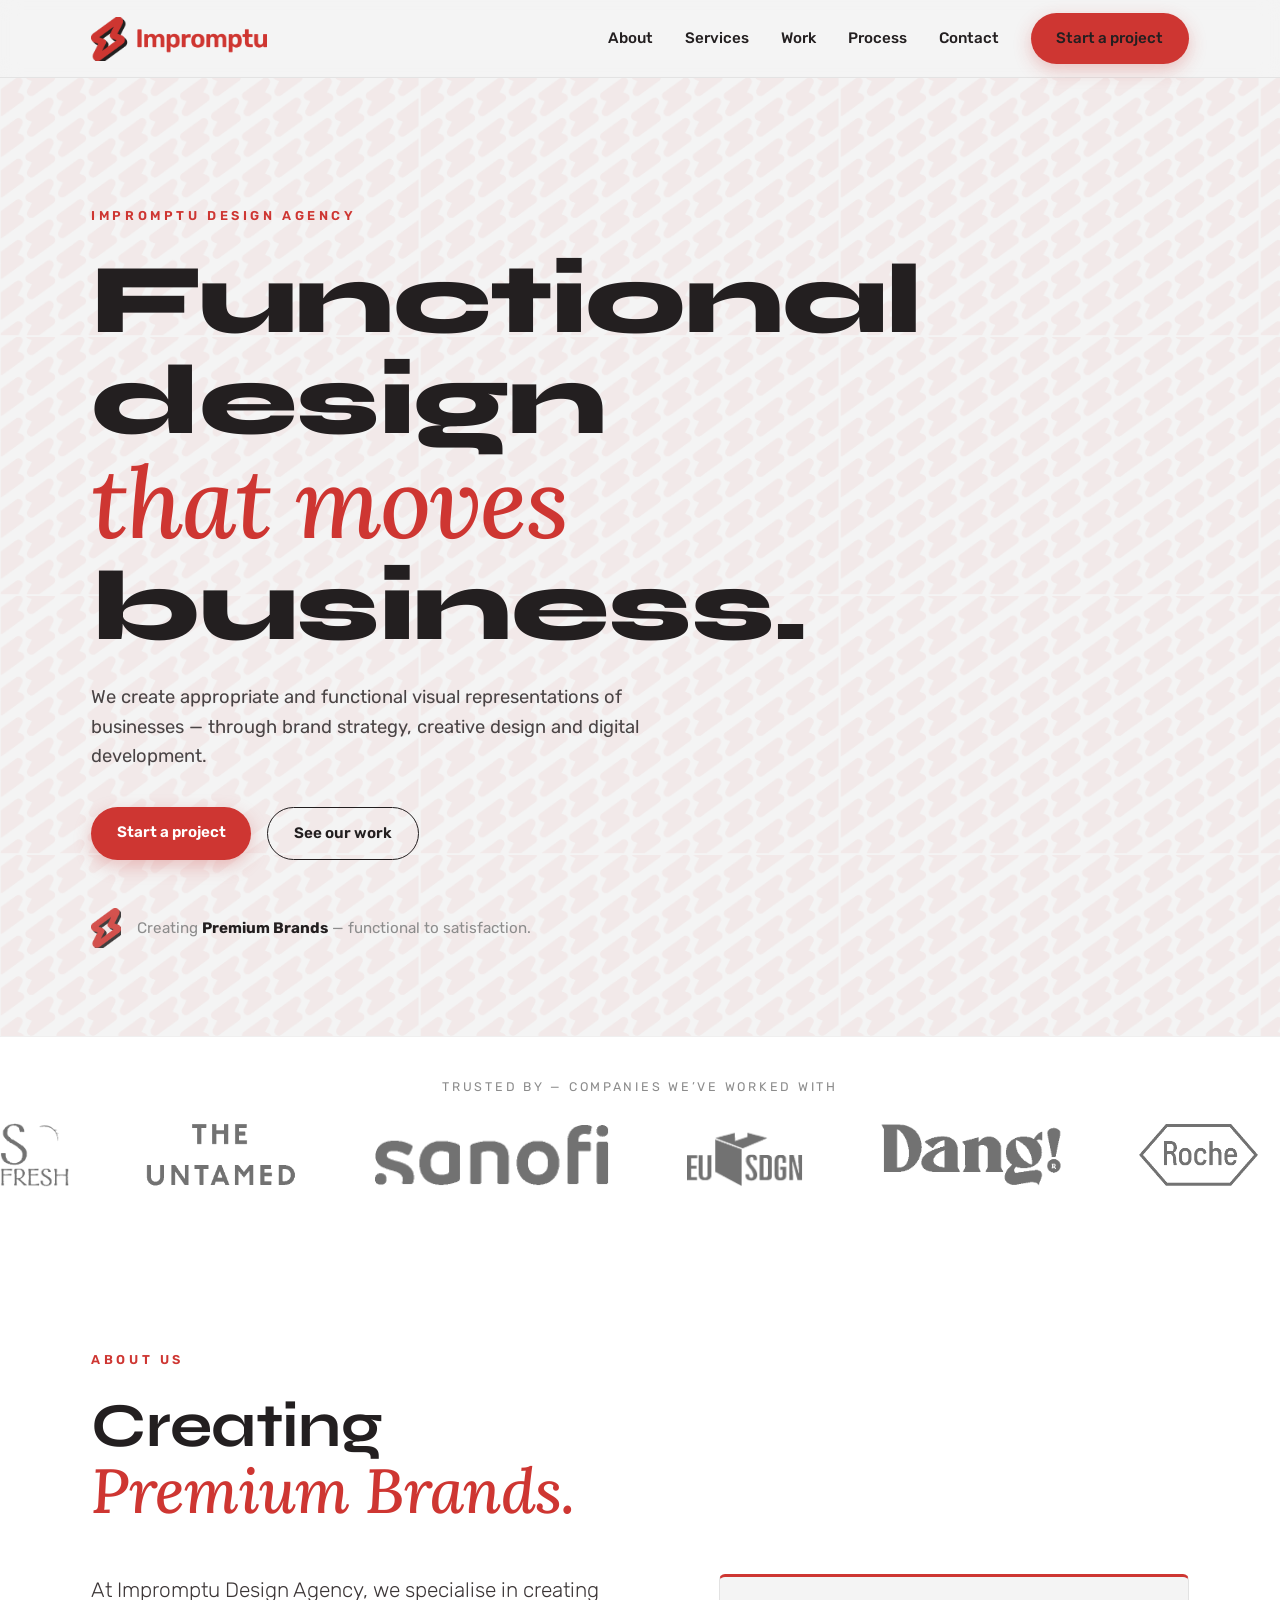
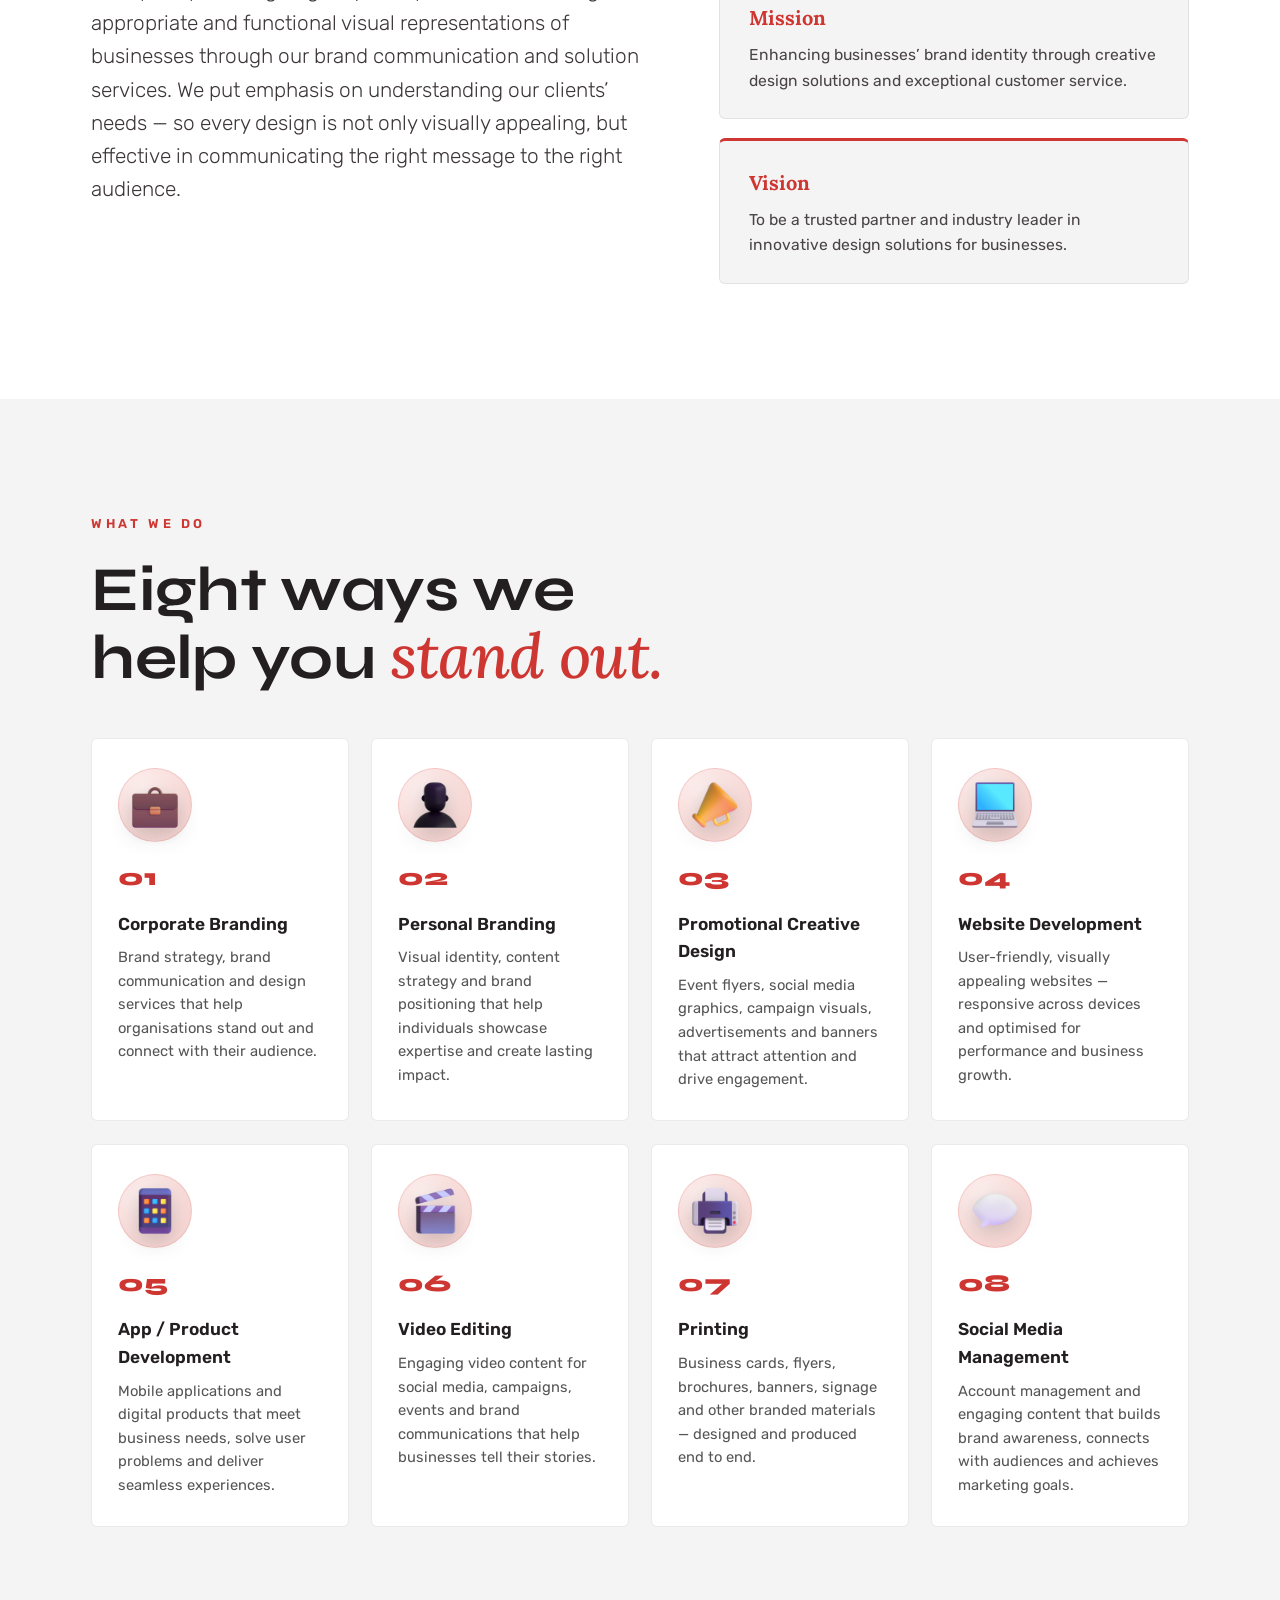
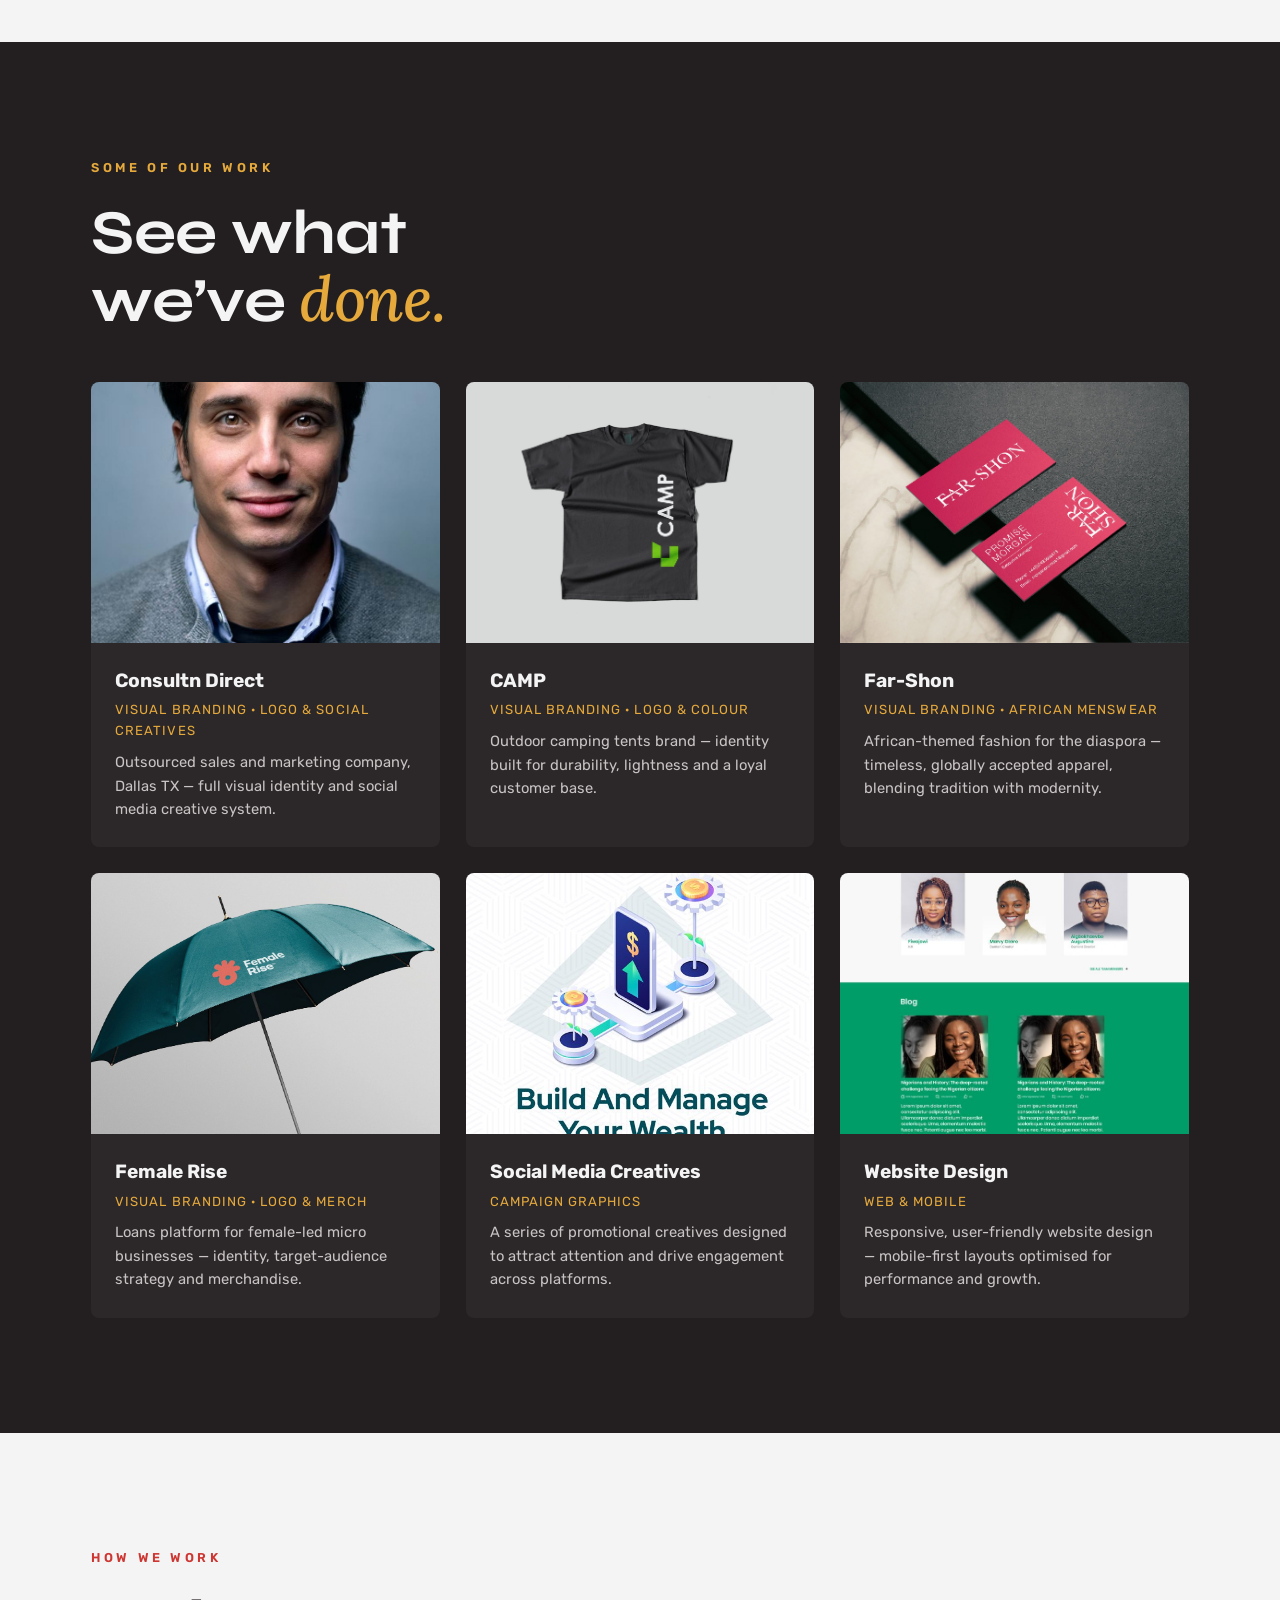
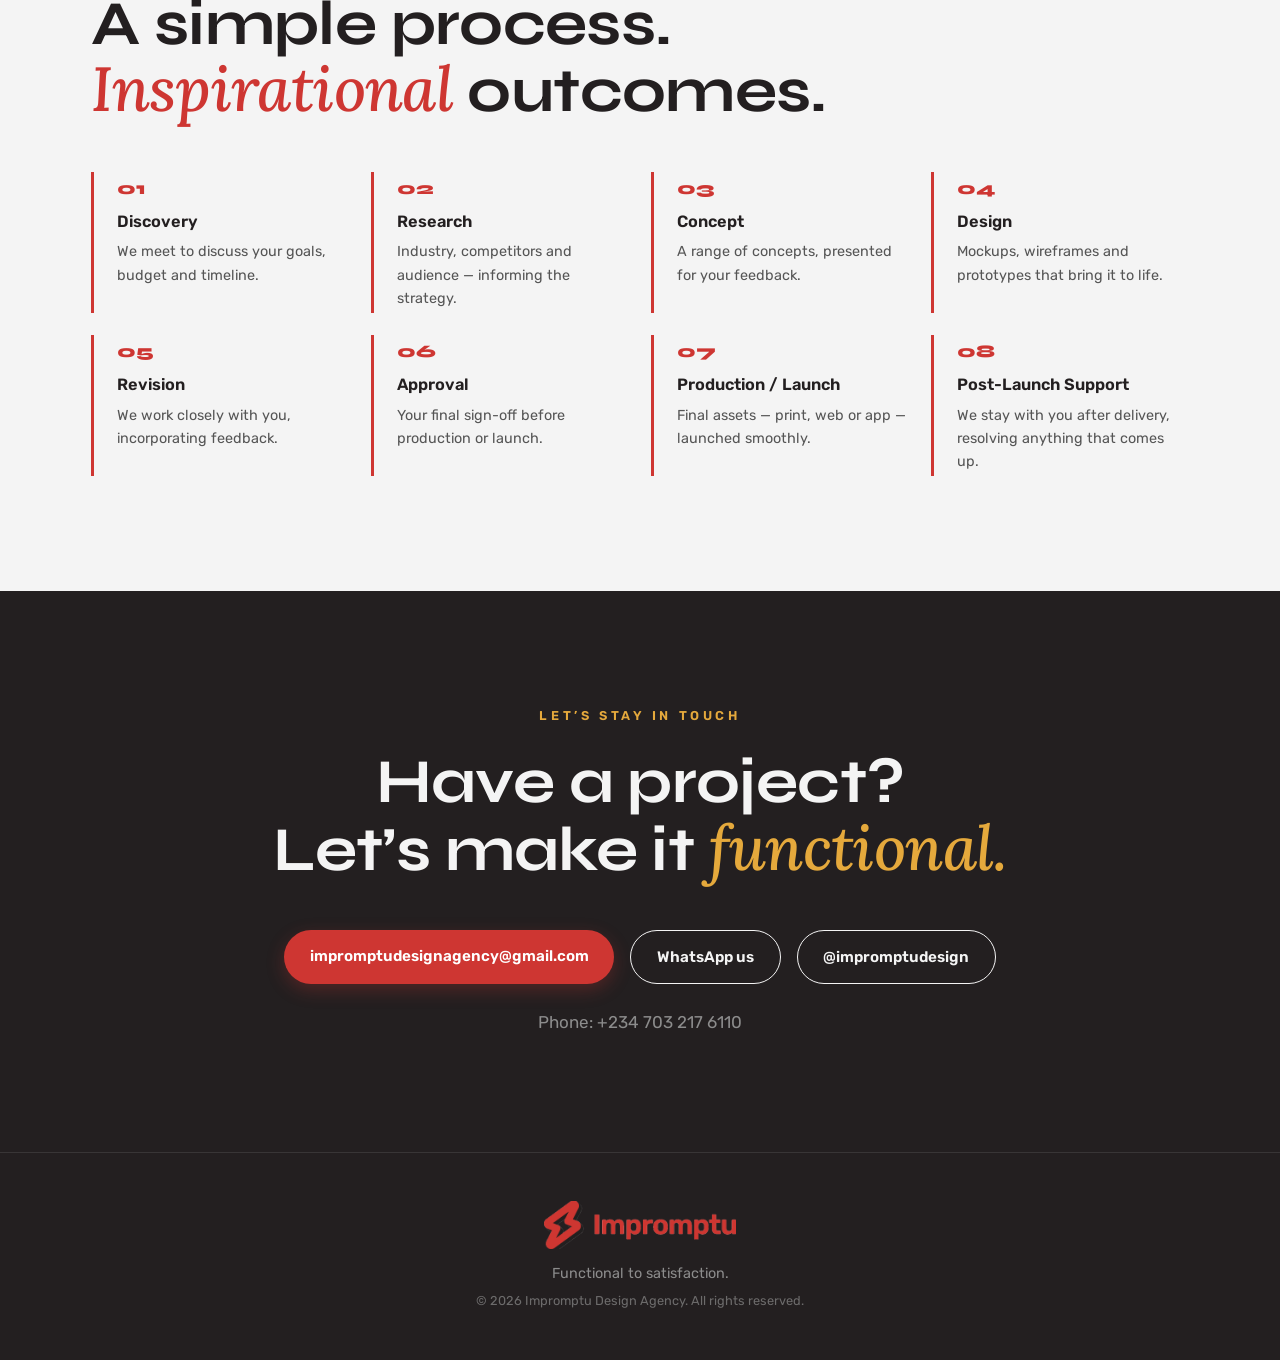
<file: index.html>
<!DOCTYPE html>
<html lang="en">
<head>
<meta charset="UTF-8">
<meta name="viewport" content="width=device-width, initial-scale=1.0">
<title>Impromptu Design Agency — Functional to Satisfaction</title>
<meta name="description" content="Impromptu Design Agency creates appropriate and functional visual representations of businesses through brand strategy, design and development.">
<link rel="icon" type="image/png" href="img/brand/icon.png">
<link rel="preconnect" href="https://fonts.googleapis.com">
<link rel="preconnect" href="https://fonts.gstatic.com" crossorigin>
<link href="https://fonts.googleapis.com/css2?family=Rubik:ital,wght@0,300;0,400;0,500;0,600;0,700;1,400&family=Lora:ital,wght@0,400;0,500;0,600;1,400;1,500&family=Syne:wght@500;600;700;800&display=swap" rel="stylesheet">
<link rel="stylesheet" href="css/style.css">
</head>
<body>

<a class="skip" href="#main">Skip to content</a>

<header class="site-header" id="top">
  <nav class="nav container" aria-label="Main">
    <a class="brand" href="#top" aria-label="Impromptu Design Agency home">
      <img src="img/brand/logo-secondary.png" alt="Impromptu Design Agency">
    </a>
    <div class="nav-links" id="navMenu">
      <a href="#about">About</a>
      <a href="#services">Services</a>
      <a href="work.html">Work</a>
      <a href="#process">Process</a>
      <a href="#contact">Contact</a>
      <a class="btn btn-crimson" href="mailto:impromptudesignagency@gmail.com">Start a project</a>
    </div>
    <button class="hamburger" id="hamburger" aria-label="Menu" aria-expanded="false" aria-controls="navMenu">
      <span></span><span></span><span></span>
    </button>
  </nav>
</header>

<main id="main">

  <!-- HERO -->
  <section class="hero" aria-label="Intro">
    <div class="hero-pattern" aria-hidden="true"></div>
    <div class="container hero-inner">
      <p class="kicker reveal">Impromptu Design Agency</p>
      <h1 class="hero-title reveal">
        <span class="line">Functional design</span>
        <span class="line"><em>that moves</em> business.</span>
      </h1>
      <p class="hero-sub reveal">We create appropriate and functional visual representations of businesses — through brand strategy, creative design and digital development.</p>
      <div class="hero-cta reveal">
        <a class="btn btn-crimson" href="mailto:impromptudesignagency@gmail.com">Start a project</a>
        <a class="btn btn-ghost" href="work.html">See our work</a>
      </div>
      <div class="hero-note reveal">
        <span class="droplet" aria-hidden="true"><img src="img/brand/icon.png" alt=""></span>
        <p>Creating <strong>Premium Brands</strong> — functional to satisfaction.</p>
      </div>
    </div>
  </section>

  <!-- CLIENTS MARQUEE -->
  <section class="clients" aria-label="Clients we have worked with">
    <div class="container">
      <p class="clients-label reveal">Trusted by — companies we&rsquo;ve worked with</p>
    </div>
    <div class="marquee reveal" aria-hidden="true">
      <div class="marquee-track">
        <div class="marquee-group">
          <img src="img/clients/logo_r1_1.png" alt="">
          <img src="img/clients/logo_r1_2.png" alt="">
          <img src="img/clients/logo_r1_3.png" alt="">
          <img src="img/clients/logo_r2_1.png" alt="">
          <img src="img/clients/logo_r2_2.png" alt="">
          <img src="img/clients/logo_r2_3.png" alt="">
          <img src="img/clients/logo_r3_1.png" alt="">
          <img src="img/clients/logo_r3_2.png" alt="">
          <img src="img/clients/logo_r3_3.png" alt="">
          <img src="img/clients/logo_r4_1.png" alt="">
          <img src="img/clients/logo_r4_2.png" alt="">
          <img src="img/clients/logo_r4_3.png" alt="">
          <img src="img/clients/logo_r5_1.png" alt="">
          <img src="img/clients/logo_r5_2.png" alt="">
          <img src="img/clients/logo_r5_3.png" alt="">
        </div>
        <div class="marquee-group">
          <img src="img/clients/logo_r1_1.png" alt="">
          <img src="img/clients/logo_r1_2.png" alt="">
          <img src="img/clients/logo_r1_3.png" alt="">
          <img src="img/clients/logo_r2_1.png" alt="">
          <img src="img/clients/logo_r2_2.png" alt="">
          <img src="img/clients/logo_r2_3.png" alt="">
          <img src="img/clients/logo_r3_1.png" alt="">
          <img src="img/clients/logo_r3_2.png" alt="">
          <img src="img/clients/logo_r3_3.png" alt="">
          <img src="img/clients/logo_r4_1.png" alt="">
          <img src="img/clients/logo_r4_2.png" alt="">
          <img src="img/clients/logo_r4_3.png" alt="">
          <img src="img/clients/logo_r5_1.png" alt="">
          <img src="img/clients/logo_r5_2.png" alt="">
          <img src="img/clients/logo_r5_3.png" alt="">
        </div>
      </div>
    </div>
  </section>

  <!-- ABOUT -->
  <section class="about section" id="about">
    <div class="container">
      <p class="kicker reveal">About us</p>
      <h2 class="section-title reveal">Creating<br><em>Premium Brands.</em></h2>
      <div class="about-grid">
        <p class="about-lead reveal">At Impromptu Design Agency, we specialise in creating appropriate and functional visual representations of businesses through our brand communication and solution services. We put emphasis on understanding our clients&rsquo; needs — so every design is not only visually appealing, but effective in communicating the right message to the right audience.</p>
        <div class="about-cards">
          <div class="card reveal">
            <h3>Mission</h3>
            <p>Enhancing businesses&rsquo; brand identity through creative design solutions and exceptional customer service.</p>
          </div>
          <div class="card reveal">
            <h3>Vision</h3>
            <p>To be a trusted partner and industry leader in innovative design solutions for businesses.</p>
          </div>
        </div>
      </div>
    </div>
  </section>

  <!-- SERVICES -->
  <section class="services section" id="services">
    <div class="container">
      <p class="kicker reveal">What we do</p>
      <h2 class="section-title reveal">Eight ways we<br>help you <em>stand out.</em></h2>
      <div class="services-grid">
        <article class="service reveal">
          <span class="service-icon"><img src="img/icons/branding.png" alt=""></span>
          <span class="num">01</span>
          <h3>Corporate Branding</h3>
          <p>Brand strategy, brand communication and design services that help organisations stand out and connect with their audience.</p>
        </article>
        <article class="service reveal">
          <span class="service-icon"><img src="img/icons/personal.png" alt=""></span>
          <span class="num">02</span>
          <h3>Personal Branding</h3>
          <p>Visual identity, content strategy and brand positioning that help individuals showcase expertise and create lasting impact.</p>
        </article>
        <article class="service reveal">
          <span class="service-icon"><img src="img/icons/promo.png" alt=""></span>
          <span class="num">03</span>
          <h3>Promotional Creative Design</h3>
          <p>Event flyers, social media graphics, campaign visuals, advertisements and banners that attract attention and drive engagement.</p>
        </article>
        <article class="service reveal">
          <span class="service-icon"><img src="img/icons/website.png" alt=""></span>
          <span class="num">04</span>
          <h3>Website Development</h3>
          <p>User-friendly, visually appealing websites — responsive across devices and optimised for performance and business growth.</p>
        </article>
        <article class="service reveal">
          <span class="service-icon"><img src="img/icons/app.png" alt=""></span>
          <span class="num">05</span>
          <h3>App / Product Development</h3>
          <p>Mobile applications and digital products that meet business needs, solve user problems and deliver seamless experiences.</p>
        </article>
        <article class="service reveal">
          <span class="service-icon"><img src="img/icons/video.png" alt=""></span>
          <span class="num">06</span>
          <h3>Video Editing</h3>
          <p>Engaging video content for social media, campaigns, events and brand communications that help businesses tell their stories.</p>
        </article>
        <article class="service reveal">
          <span class="service-icon"><img src="img/icons/printing.png" alt=""></span>
          <span class="num">07</span>
          <h3>Printing</h3>
          <p>Business cards, flyers, brochures, banners, signage and other branded materials — designed and produced end to end.</p>
        </article>
        <article class="service reveal">
          <span class="service-icon"><img src="img/icons/social.png" alt=""></span>
          <span class="num">08</span>
          <h3>Social Media Management</h3>
          <p>Account management and engaging content that builds brand awareness, connects with audiences and achieves marketing goals.</p>
        </article>
      </div>
    </div>
  </section>

  <!-- WORK -->
  <section class="work section" id="work">
    <div class="container">
      <p class="kicker reveal">Some of our work</p>
      <h2 class="section-title reveal">See what<br>we&rsquo;ve <em>done.</em></h2>
      <div class="work-grid">
        <a class="work-tile reveal" href="work/consultn/">
          <div class="tile-media"><img src="img/portfolio/consultn/2.jpg" alt="Consultn Direct branding"></div>
          <div class="tile-info">
            <h3>Consultn Direct</h3>
            <p class="tag">Visual Branding · Logo &amp; Social Creatives</p>
            <p>Outsourced sales and marketing company, Dallas TX — full visual identity and social media creative system.</p>
          </div>
        </a>
        <a class="work-tile reveal" href="work/camp/">
          <div class="tile-media"><img src="img/portfolio/camp/1.jpg" alt="CAMP branding"></div>
          <div class="tile-info">
            <h3>CAMP</h3>
            <p class="tag">Visual Branding · Logo &amp; Colour</p>
            <p>Outdoor camping tents brand — identity built for durability, lightness and a loyal customer base.</p>
          </div>
        </a>
        <a class="work-tile reveal" href="work/farshion/">
          <div class="tile-media"><img src="img/portfolio/farshion/2.jpg" alt="Far-Shon fashion branding"></div>
          <div class="tile-info">
            <h3>Far-Shon</h3>
            <p class="tag">Visual Branding · African Menswear</p>
            <p>African-themed fashion for the diaspora — timeless, globally accepted apparel, blending tradition with modernity.</p>
          </div>
        </a>
        <a class="work-tile reveal" href="work/femalerise/">
          <div class="tile-media"><img src="img/portfolio/femalerise/1.jpg" alt="Female Rise branding"></div>
          <div class="tile-info">
            <h3>Female Rise</h3>
            <p class="tag">Visual Branding · Logo &amp; Merch</p>
            <p>Loans platform for female-led micro businesses — identity, target-audience strategy and merchandise.</p>
          </div>
        </a>
        <a class="work-tile reveal" href="work/social/">
          <div class="tile-media"><img src="img/portfolio/social/1.jpg" alt="Social media creatives"></div>
          <div class="tile-info">
            <h3>Social Media Creatives</h3>
            <p class="tag">Campaign Graphics</p>
            <p>A series of promotional creatives designed to attract attention and drive engagement across platforms.</p>
          </div>
        </a>
        <a class="work-tile reveal" href="work/webdesign/">
          <div class="tile-media"><img src="img/portfolio/webdesign/1.jpg" alt="Website design"></div>
          <div class="tile-info">
            <h3>Website Design</h3>
            <p class="tag">Web &amp; Mobile</p>
            <p>Responsive, user-friendly website design — mobile-first layouts optimised for performance and growth.</p>
          </div>
        </a>
      </div>
    </div>
  </section>

  <!-- PROCESS -->
  <section class="process section" id="process">
    <div class="container">
      <p class="kicker reveal">How we work</p>
      <h2 class="section-title reveal">A simple process.<br><em>Inspirational</em> outcomes.</h2>
      <ol class="process-list">
        <li class="reveal"><span class="num">01</span><h3>Discovery</h3><p>We meet to discuss your goals, budget and timeline.</p></li>
        <li class="reveal"><span class="num">02</span><h3>Research</h3><p>Industry, competitors and audience — informing the strategy.</p></li>
        <li class="reveal"><span class="num">03</span><h3>Concept</h3><p>A range of concepts, presented for your feedback.</p></li>
        <li class="reveal"><span class="num">04</span><h3>Design</h3><p>Mockups, wireframes and prototypes that bring it to life.</p></li>
        <li class="reveal"><span class="num">05</span><h3>Revision</h3><p>We work closely with you, incorporating feedback.</p></li>
        <li class="reveal"><span class="num">06</span><h3>Approval</h3><p>Your final sign-off before production or launch.</p></li>
        <li class="reveal"><span class="num">07</span><h3>Production / Launch</h3><p>Final assets — print, web or app — launched smoothly.</p></li>
        <li class="reveal"><span class="num">08</span><h3>Post-Launch Support</h3><p>We stay with you after delivery, resolving anything that comes up.</p></li>
      </ol>
    </div>
  </section>

  <!-- CONTACT -->
  <section class="contact section" id="contact">
    <div class="container">
      <p class="kicker reveal">Let&rsquo;s stay in touch</p>
      <h2 class="section-title reveal">Have a project?<br>Let&rsquo;s make it <em>functional.</em></h2>
      <div class="contact-actions reveal">
        <a class="btn btn-crimson" href="mailto:impromptudesignagency@gmail.com">impromptudesignagency@gmail.com</a>
        <a class="btn btn-ghost" href="https://wa.me/2347032176110" target="_blank" rel="noopener">WhatsApp us</a>
        <a class="btn btn-ghost" href="https://instagram.com/impromptudesign" target="_blank" rel="noopener">@impromptudesign</a>
      </div>
      <p class="contact-phone reveal">Phone: +234 703 217 6110</p>
    </div>
  </section>

</main>

<footer class="site-footer">
  <div class="container footer-inner">
    <img src="img/brand/logo-secondary.png" alt="Impromptu Design Agency">
    <p>Functional to satisfaction.</p>
    <p class="fine">© <span id="year">2026</span> Impromptu Design Agency. All rights reserved.</p>
  </div>
</footer>

<script src="js/main.js"></script>
</body>
</html>
</file>
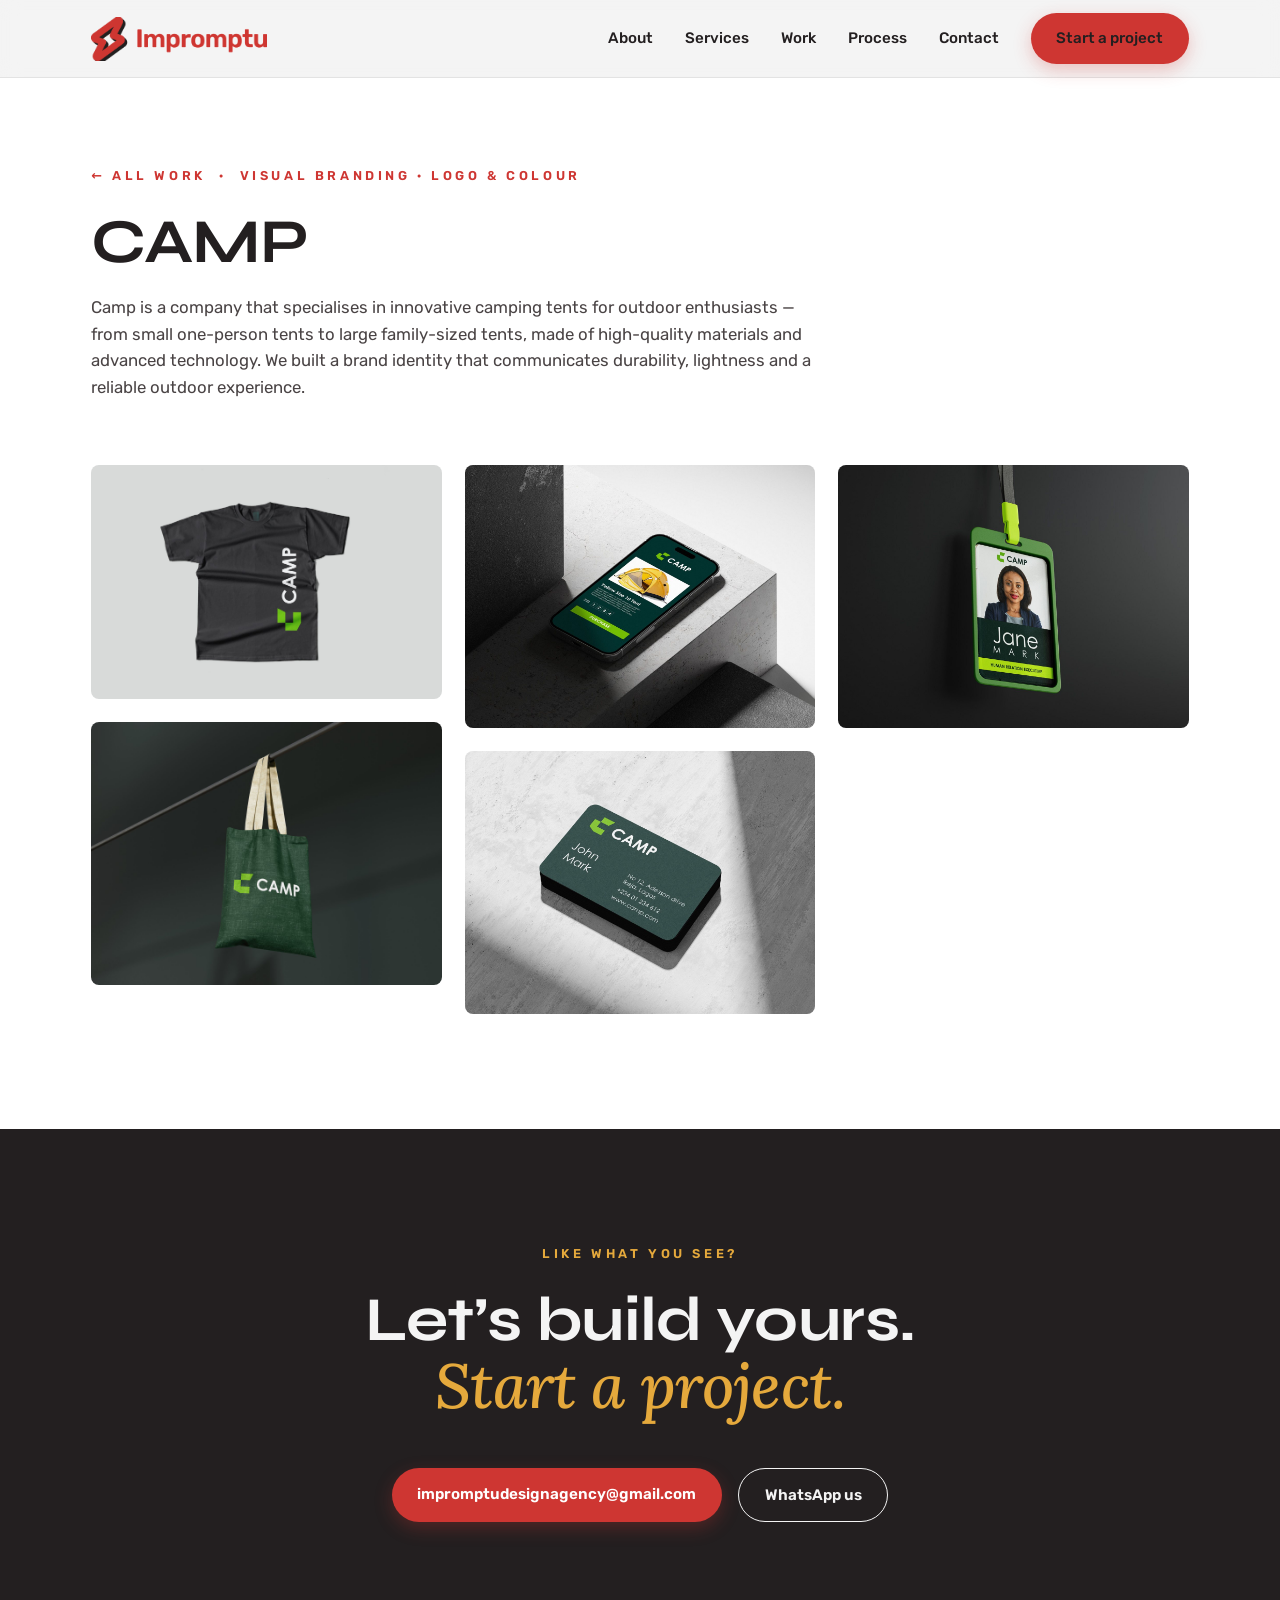
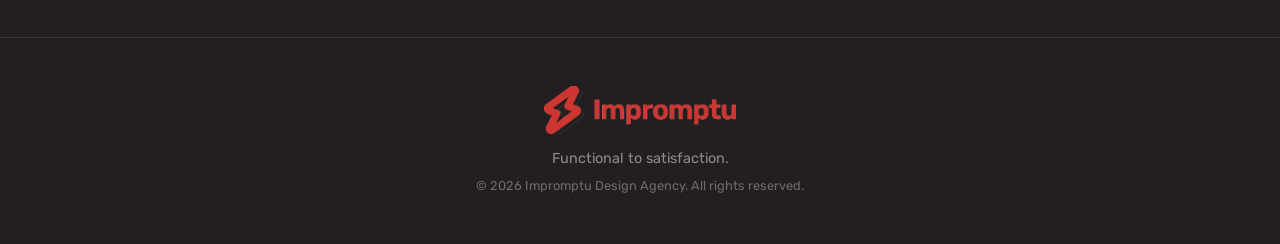
<file: work/camp/index.html>
<!DOCTYPE html>
<html lang="en">
<head>
<meta charset="UTF-8">
<meta name="viewport" content="width=device-width, initial-scale=1.0">
<title>CAMP — Impromptu Design Agency</title>
<meta name="description" content="Camp is a company that specialises in innovative camping tents for outdoor enthusiasts — from small one-person tents to large family-sized tents, made">
<link rel="icon" type="image/png" href="../../img/brand/icon.png">
<link rel="preconnect" href="https://fonts.googleapis.com">
<link rel="preconnect" href="https://fonts.gstatic.com" crossorigin>
<link href="https://fonts.googleapis.com/css2?family=Rubik:ital,wght@0,300;0,400;0,500;0,600;0,700;1,400&family=Lora:ital,wght@0,400;0,500;0,600;1,400;1,500&family=Syne:wght@500;600;700;800&display=swap" rel="stylesheet">
<link rel="stylesheet" href="../../css/style.css">
</head>
<body>
<header class="site-header">
  <nav class="nav container">
    <a class="brand" href="../../index.html"><img src="../../img/brand/logo-secondary.png" alt="Impromptu Design Agency"></a>
    <div class="nav-links" id="navMenu">
      <a href="../../index.html#about">About</a>
      <a href="../../index.html#services">Services</a>
      <a href="../../work.html">Work</a>
      <a href="../../index.html#process">Process</a>
      <a href="../../index.html#contact">Contact</a>
      <a class="btn btn-crimson" href="mailto:impromptudesignagency@gmail.com">Start a project</a>
    </div>
    <button class="hamburger" id="hamburger" aria-label="Menu" aria-expanded="false" aria-controls="navMenu">
      <span></span><span></span><span></span>
    </button>
  </nav>
</header>
<main>

<section class="page-hero section project-hero">
  <div class="container">
    <p class="kicker reveal"><a class="crumb" href="../../work.html">&larr; All work</a> &nbsp;·&nbsp; Visual Branding · Logo & Colour</p>
    <h1 class="section-title reveal">CAMP</h1>
    <p class="project-desc reveal">Camp is a company that specialises in innovative camping tents for outdoor enthusiasts — from small one-person tents to large family-sized tents, made of high-quality materials and advanced technology. We built a brand identity that communicates durability, lightness and a reliable outdoor experience.</p>
  </div>
</section>
<section class="project-gallery section">
  <div class="container">
    <div class="gallery">
<figure class="gallery-item reveal"><img src="../../img/portfolio/camp/1.jpg" alt="CAMP — image 1" loading="lazy"></figure>
<figure class="gallery-item reveal"><img src="../../img/portfolio/camp/2.jpg" alt="CAMP — image 2" loading="lazy"></figure>
<figure class="gallery-item reveal"><img src="../../img/portfolio/camp/3.jpg" alt="CAMP — image 3" loading="lazy"></figure>
<figure class="gallery-item reveal"><img src="../../img/portfolio/camp/4.jpg" alt="CAMP — image 4" loading="lazy"></figure>
<figure class="gallery-item reveal"><img src="../../img/portfolio/camp/5.jpg" alt="CAMP — image 5" loading="lazy"></figure>
    </div>
  </div>
</section>
<section class="contact section" id="contact">
  <div class="container">
    <p class="kicker reveal">Like what you see?</p>
    <h2 class="section-title reveal">Let&rsquo;s build yours.<br><em>Start a project.</em></h2>
    <div class="contact-actions reveal">
      <a class="btn btn-crimson" href="mailto:impromptudesignagency@gmail.com">impromptudesignagency@gmail.com</a>
      <a class="btn btn-ghost" href="https://wa.me/2347032176110" target="_blank" rel="noopener">WhatsApp us</a>
    </div>
  </div>
</section>

</main>
<footer class="site-footer">
  <div class="container footer-inner">
    <img src="../../img/brand/logo-secondary.png" alt="Impromptu Design Agency">
    <p>Functional to satisfaction.</p>
    <p class="fine">© <span id="year">2026</span> Impromptu Design Agency. All rights reserved.</p>
  </div>
</footer>
<script src="../../js/main.js"></script>
</body>
</html>
</file>
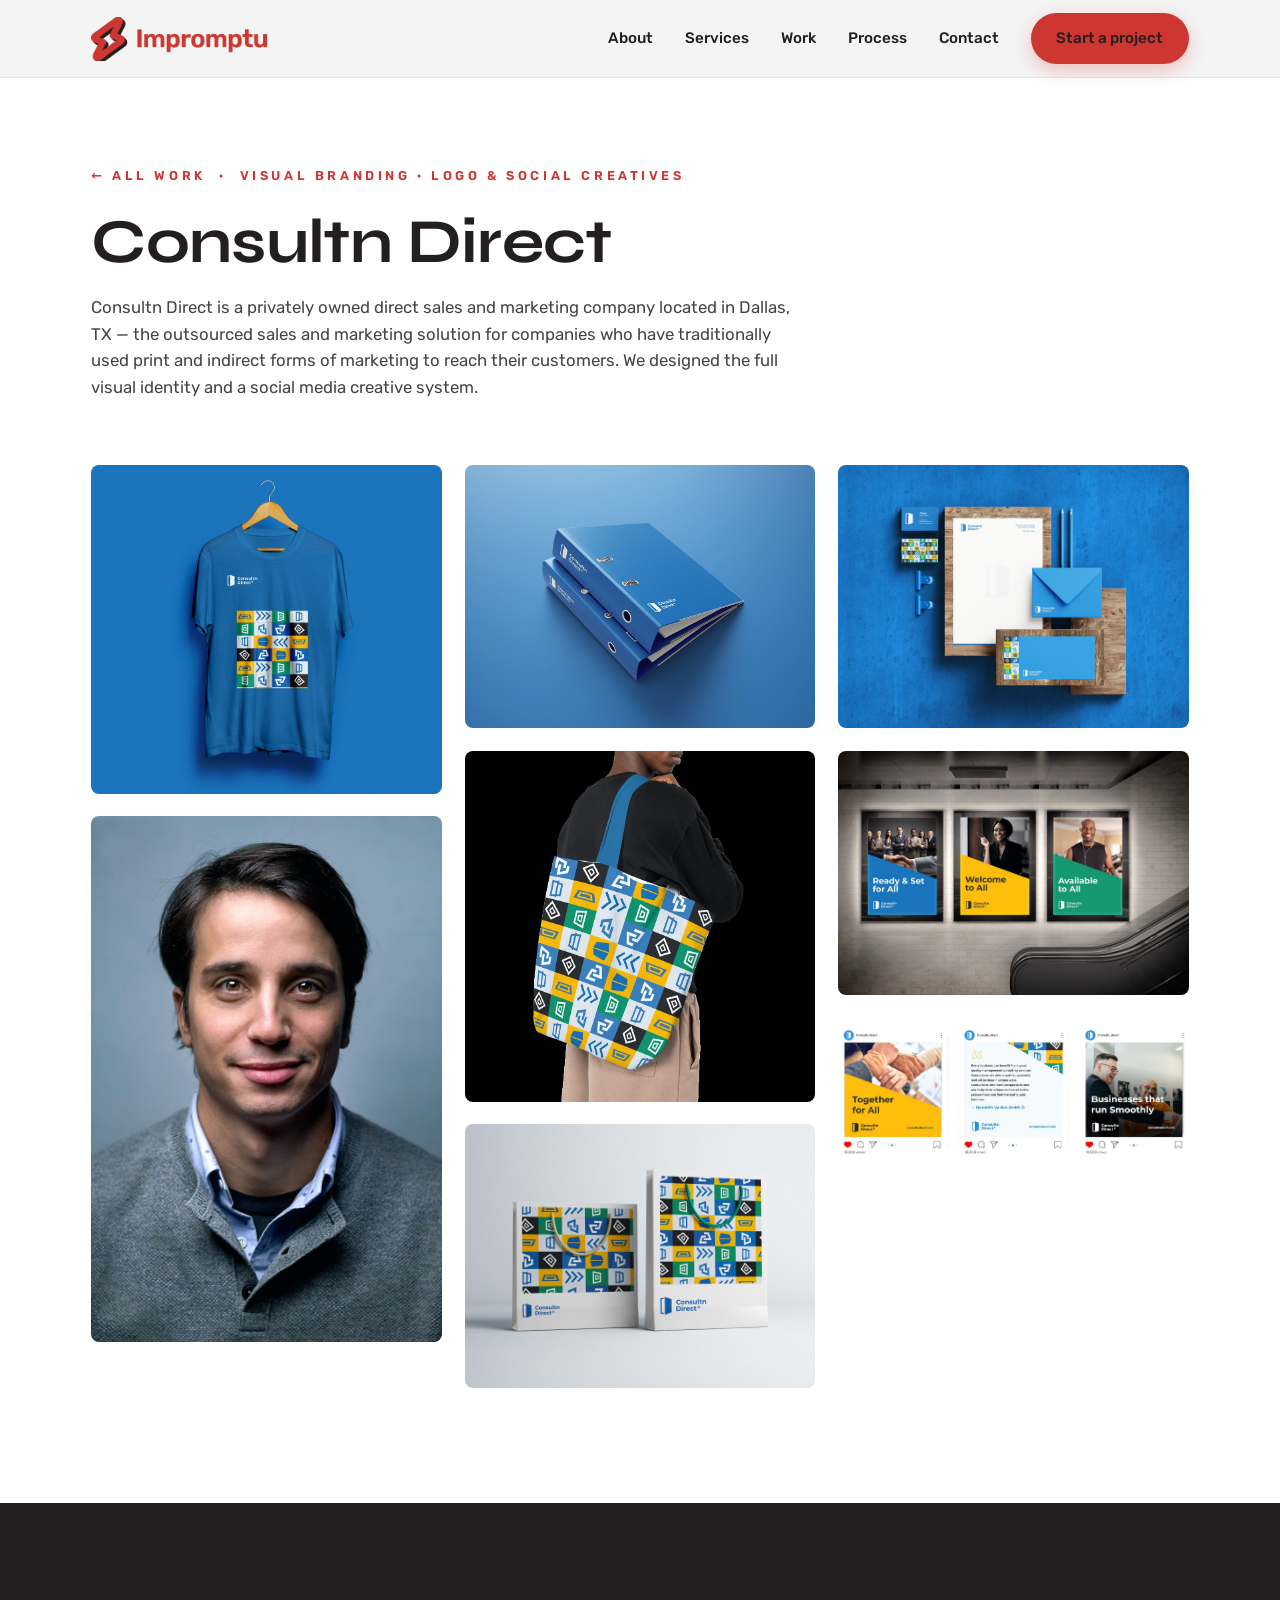
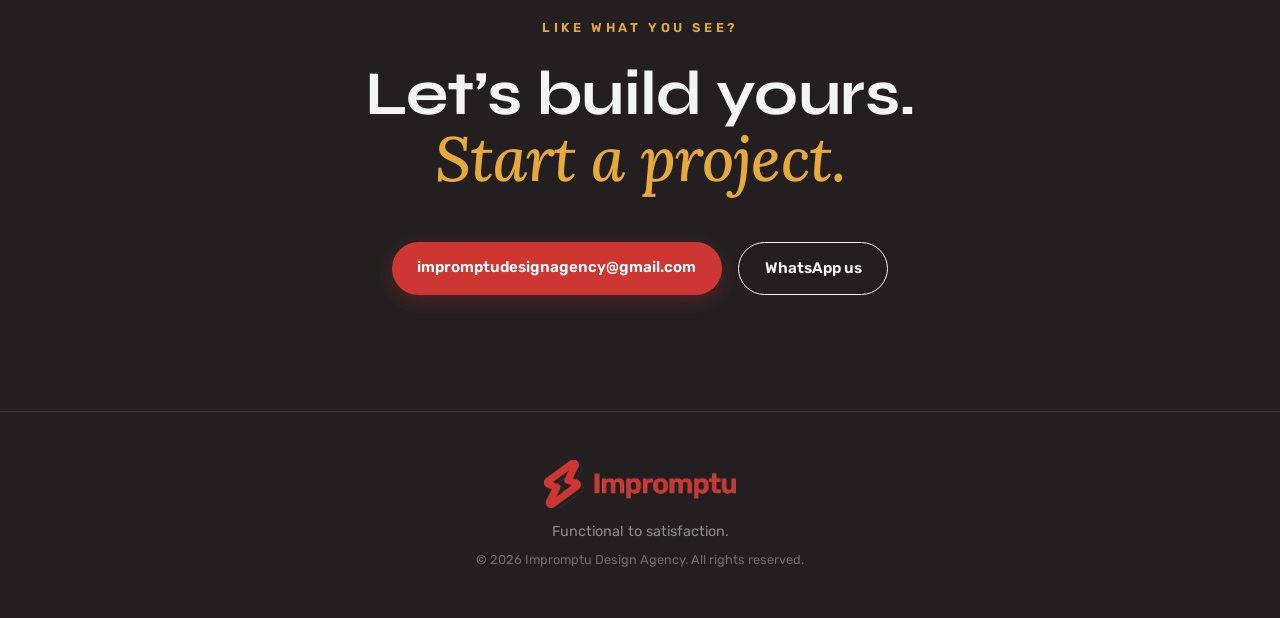
<file: work/consultn/index.html>
<!DOCTYPE html>
<html lang="en">
<head>
<meta charset="UTF-8">
<meta name="viewport" content="width=device-width, initial-scale=1.0">
<title>Consultn Direct — Impromptu Design Agency</title>
<meta name="description" content="Consultn Direct is a privately owned direct sales and marketing company located in Dallas, TX — the outsourced sales and marketing solution for compan">
<link rel="icon" type="image/png" href="../../img/brand/icon.png">
<link rel="preconnect" href="https://fonts.googleapis.com">
<link rel="preconnect" href="https://fonts.gstatic.com" crossorigin>
<link href="https://fonts.googleapis.com/css2?family=Rubik:ital,wght@0,300;0,400;0,500;0,600;0,700;1,400&family=Lora:ital,wght@0,400;0,500;0,600;1,400;1,500&family=Syne:wght@500;600;700;800&display=swap" rel="stylesheet">
<link rel="stylesheet" href="../../css/style.css">
</head>
<body>
<header class="site-header">
  <nav class="nav container">
    <a class="brand" href="../../index.html"><img src="../../img/brand/logo-secondary.png" alt="Impromptu Design Agency"></a>
    <div class="nav-links" id="navMenu">
      <a href="../../index.html#about">About</a>
      <a href="../../index.html#services">Services</a>
      <a href="../../work.html">Work</a>
      <a href="../../index.html#process">Process</a>
      <a href="../../index.html#contact">Contact</a>
      <a class="btn btn-crimson" href="mailto:impromptudesignagency@gmail.com">Start a project</a>
    </div>
    <button class="hamburger" id="hamburger" aria-label="Menu" aria-expanded="false" aria-controls="navMenu">
      <span></span><span></span><span></span>
    </button>
  </nav>
</header>
<main>

<section class="page-hero section project-hero">
  <div class="container">
    <p class="kicker reveal"><a class="crumb" href="../../work.html">&larr; All work</a> &nbsp;·&nbsp; Visual Branding · Logo & Social Creatives</p>
    <h1 class="section-title reveal">Consultn Direct</h1>
    <p class="project-desc reveal">Consultn Direct is a privately owned direct sales and marketing company located in Dallas, TX — the outsourced sales and marketing solution for companies who have traditionally used print and indirect forms of marketing to reach their customers. We designed the full visual identity and a social media creative system.</p>
  </div>
</section>
<section class="project-gallery section">
  <div class="container">
    <div class="gallery">
<figure class="gallery-item reveal"><img src="../../img/portfolio/consultn/1.jpg" alt="Consultn Direct — image 1" loading="lazy"></figure>
<figure class="gallery-item reveal"><img src="../../img/portfolio/consultn/2.jpg" alt="Consultn Direct — image 2" loading="lazy"></figure>
<figure class="gallery-item reveal"><img src="../../img/portfolio/consultn/3.jpg" alt="Consultn Direct — image 3" loading="lazy"></figure>
<figure class="gallery-item reveal"><img src="../../img/portfolio/consultn/4.jpg" alt="Consultn Direct — image 4" loading="lazy"></figure>
<figure class="gallery-item reveal"><img src="../../img/portfolio/consultn/5.jpg" alt="Consultn Direct — image 5" loading="lazy"></figure>
<figure class="gallery-item reveal"><img src="../../img/portfolio/consultn/6.jpg" alt="Consultn Direct — image 6" loading="lazy"></figure>
<figure class="gallery-item reveal"><img src="../../img/portfolio/consultn/7.jpg" alt="Consultn Direct — image 7" loading="lazy"></figure>
<figure class="gallery-item reveal"><img src="../../img/portfolio/consultn/8.jpg" alt="Consultn Direct — image 8" loading="lazy"></figure>
    </div>
  </div>
</section>
<section class="contact section" id="contact">
  <div class="container">
    <p class="kicker reveal">Like what you see?</p>
    <h2 class="section-title reveal">Let&rsquo;s build yours.<br><em>Start a project.</em></h2>
    <div class="contact-actions reveal">
      <a class="btn btn-crimson" href="mailto:impromptudesignagency@gmail.com">impromptudesignagency@gmail.com</a>
      <a class="btn btn-ghost" href="https://wa.me/2347032176110" target="_blank" rel="noopener">WhatsApp us</a>
    </div>
  </div>
</section>

</main>
<footer class="site-footer">
  <div class="container footer-inner">
    <img src="../../img/brand/logo-secondary.png" alt="Impromptu Design Agency">
    <p>Functional to satisfaction.</p>
    <p class="fine">© <span id="year">2026</span> Impromptu Design Agency. All rights reserved.</p>
  </div>
</footer>
<script src="../../js/main.js"></script>
</body>
</html>
</file>
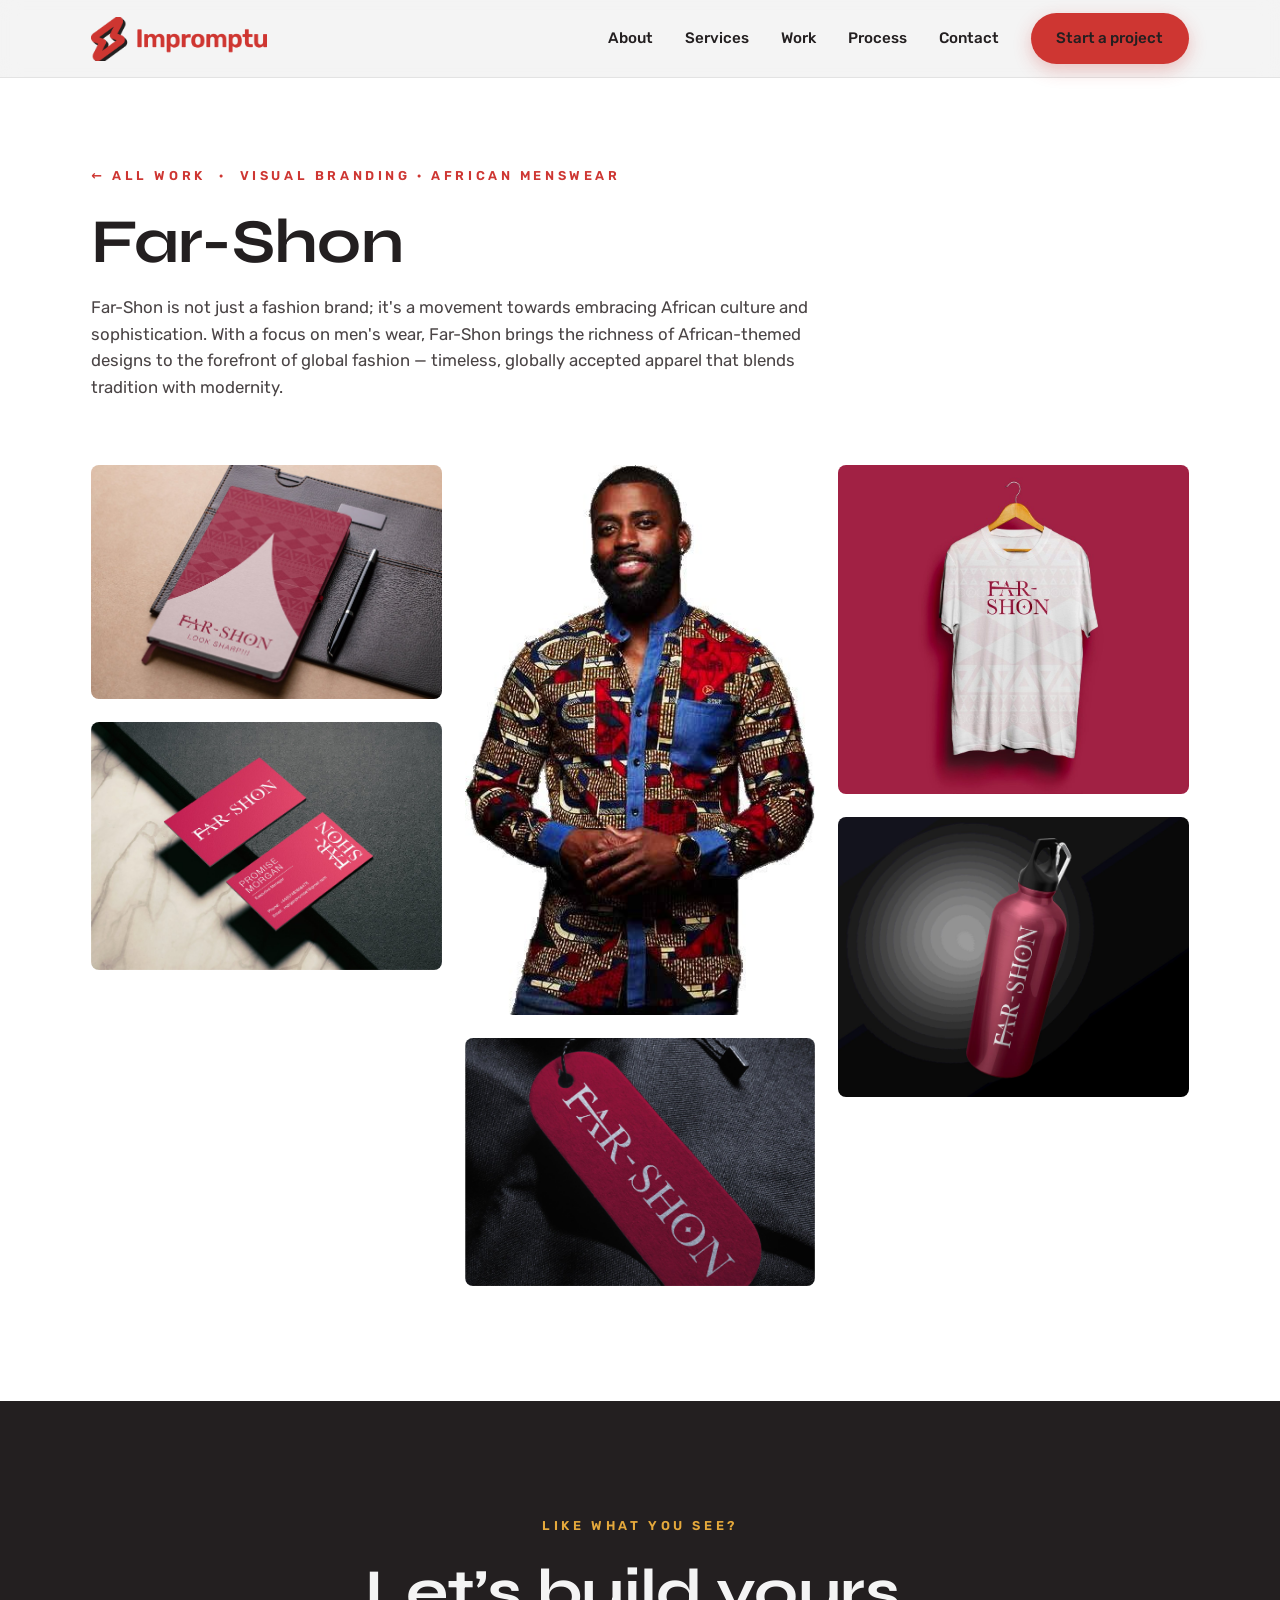
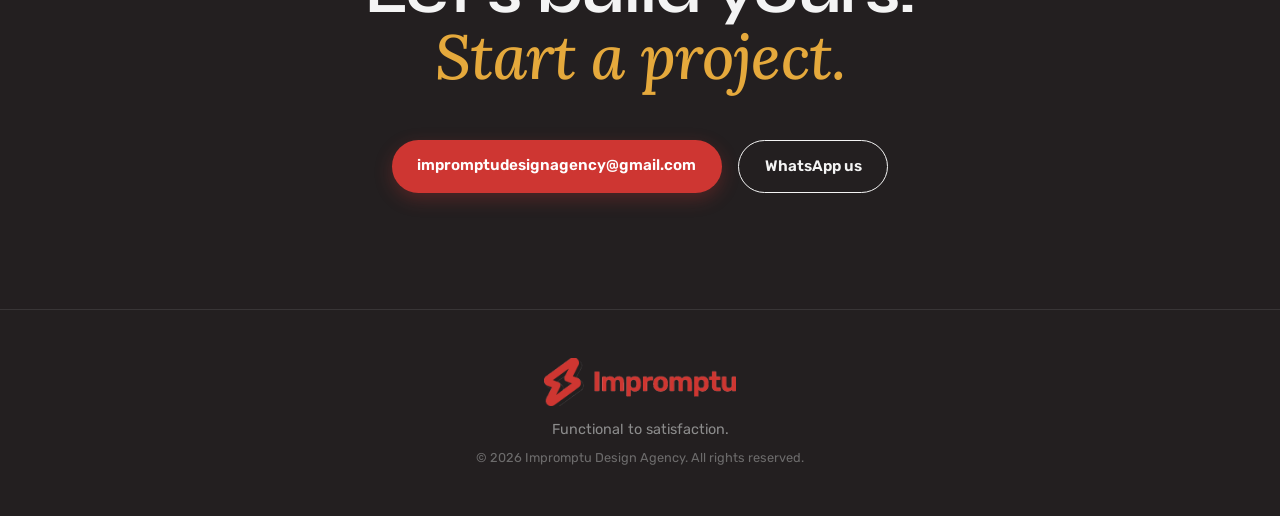
<file: work/farshion/index.html>
<!DOCTYPE html>
<html lang="en">
<head>
<meta charset="UTF-8">
<meta name="viewport" content="width=device-width, initial-scale=1.0">
<title>Far-Shon — Impromptu Design Agency</title>
<meta name="description" content="Far-Shon is not just a fashion brand; it's a movement towards embracing African culture and sophistication. With a focus on men's wear, Far-Shon bring">
<link rel="icon" type="image/png" href="../../img/brand/icon.png">
<link rel="preconnect" href="https://fonts.googleapis.com">
<link rel="preconnect" href="https://fonts.gstatic.com" crossorigin>
<link href="https://fonts.googleapis.com/css2?family=Rubik:ital,wght@0,300;0,400;0,500;0,600;0,700;1,400&family=Lora:ital,wght@0,400;0,500;0,600;1,400;1,500&family=Syne:wght@500;600;700;800&display=swap" rel="stylesheet">
<link rel="stylesheet" href="../../css/style.css">
</head>
<body>
<header class="site-header">
  <nav class="nav container">
    <a class="brand" href="../../index.html"><img src="../../img/brand/logo-secondary.png" alt="Impromptu Design Agency"></a>
    <div class="nav-links" id="navMenu">
      <a href="../../index.html#about">About</a>
      <a href="../../index.html#services">Services</a>
      <a href="../../work.html">Work</a>
      <a href="../../index.html#process">Process</a>
      <a href="../../index.html#contact">Contact</a>
      <a class="btn btn-crimson" href="mailto:impromptudesignagency@gmail.com">Start a project</a>
    </div>
    <button class="hamburger" id="hamburger" aria-label="Menu" aria-expanded="false" aria-controls="navMenu">
      <span></span><span></span><span></span>
    </button>
  </nav>
</header>
<main>

<section class="page-hero section project-hero">
  <div class="container">
    <p class="kicker reveal"><a class="crumb" href="../../work.html">&larr; All work</a> &nbsp;·&nbsp; Visual Branding · African Menswear</p>
    <h1 class="section-title reveal">Far-Shon</h1>
    <p class="project-desc reveal">Far-Shon is not just a fashion brand; it's a movement towards embracing African culture and sophistication. With a focus on men's wear, Far-Shon brings the richness of African-themed designs to the forefront of global fashion — timeless, globally accepted apparel that blends tradition with modernity.</p>
  </div>
</section>
<section class="project-gallery section">
  <div class="container">
    <div class="gallery">
<figure class="gallery-item reveal"><img src="../../img/portfolio/farshion/1.jpg" alt="Far-Shon — image 1" loading="lazy"></figure>
<figure class="gallery-item reveal"><img src="../../img/portfolio/farshion/2.jpg" alt="Far-Shon — image 2" loading="lazy"></figure>
<figure class="gallery-item reveal"><img src="../../img/portfolio/farshion/3.jpg" alt="Far-Shon — image 3" loading="lazy"></figure>
<figure class="gallery-item reveal"><img src="../../img/portfolio/farshion/4.jpg" alt="Far-Shon — image 4" loading="lazy"></figure>
<figure class="gallery-item reveal"><img src="../../img/portfolio/farshion/5.jpg" alt="Far-Shon — image 5" loading="lazy"></figure>
<figure class="gallery-item reveal"><img src="../../img/portfolio/farshion/6.jpg" alt="Far-Shon — image 6" loading="lazy"></figure>
    </div>
  </div>
</section>
<section class="contact section" id="contact">
  <div class="container">
    <p class="kicker reveal">Like what you see?</p>
    <h2 class="section-title reveal">Let&rsquo;s build yours.<br><em>Start a project.</em></h2>
    <div class="contact-actions reveal">
      <a class="btn btn-crimson" href="mailto:impromptudesignagency@gmail.com">impromptudesignagency@gmail.com</a>
      <a class="btn btn-ghost" href="https://wa.me/2347032176110" target="_blank" rel="noopener">WhatsApp us</a>
    </div>
  </div>
</section>

</main>
<footer class="site-footer">
  <div class="container footer-inner">
    <img src="../../img/brand/logo-secondary.png" alt="Impromptu Design Agency">
    <p>Functional to satisfaction.</p>
    <p class="fine">© <span id="year">2026</span> Impromptu Design Agency. All rights reserved.</p>
  </div>
</footer>
<script src="../../js/main.js"></script>
</body>
</html>
</file>
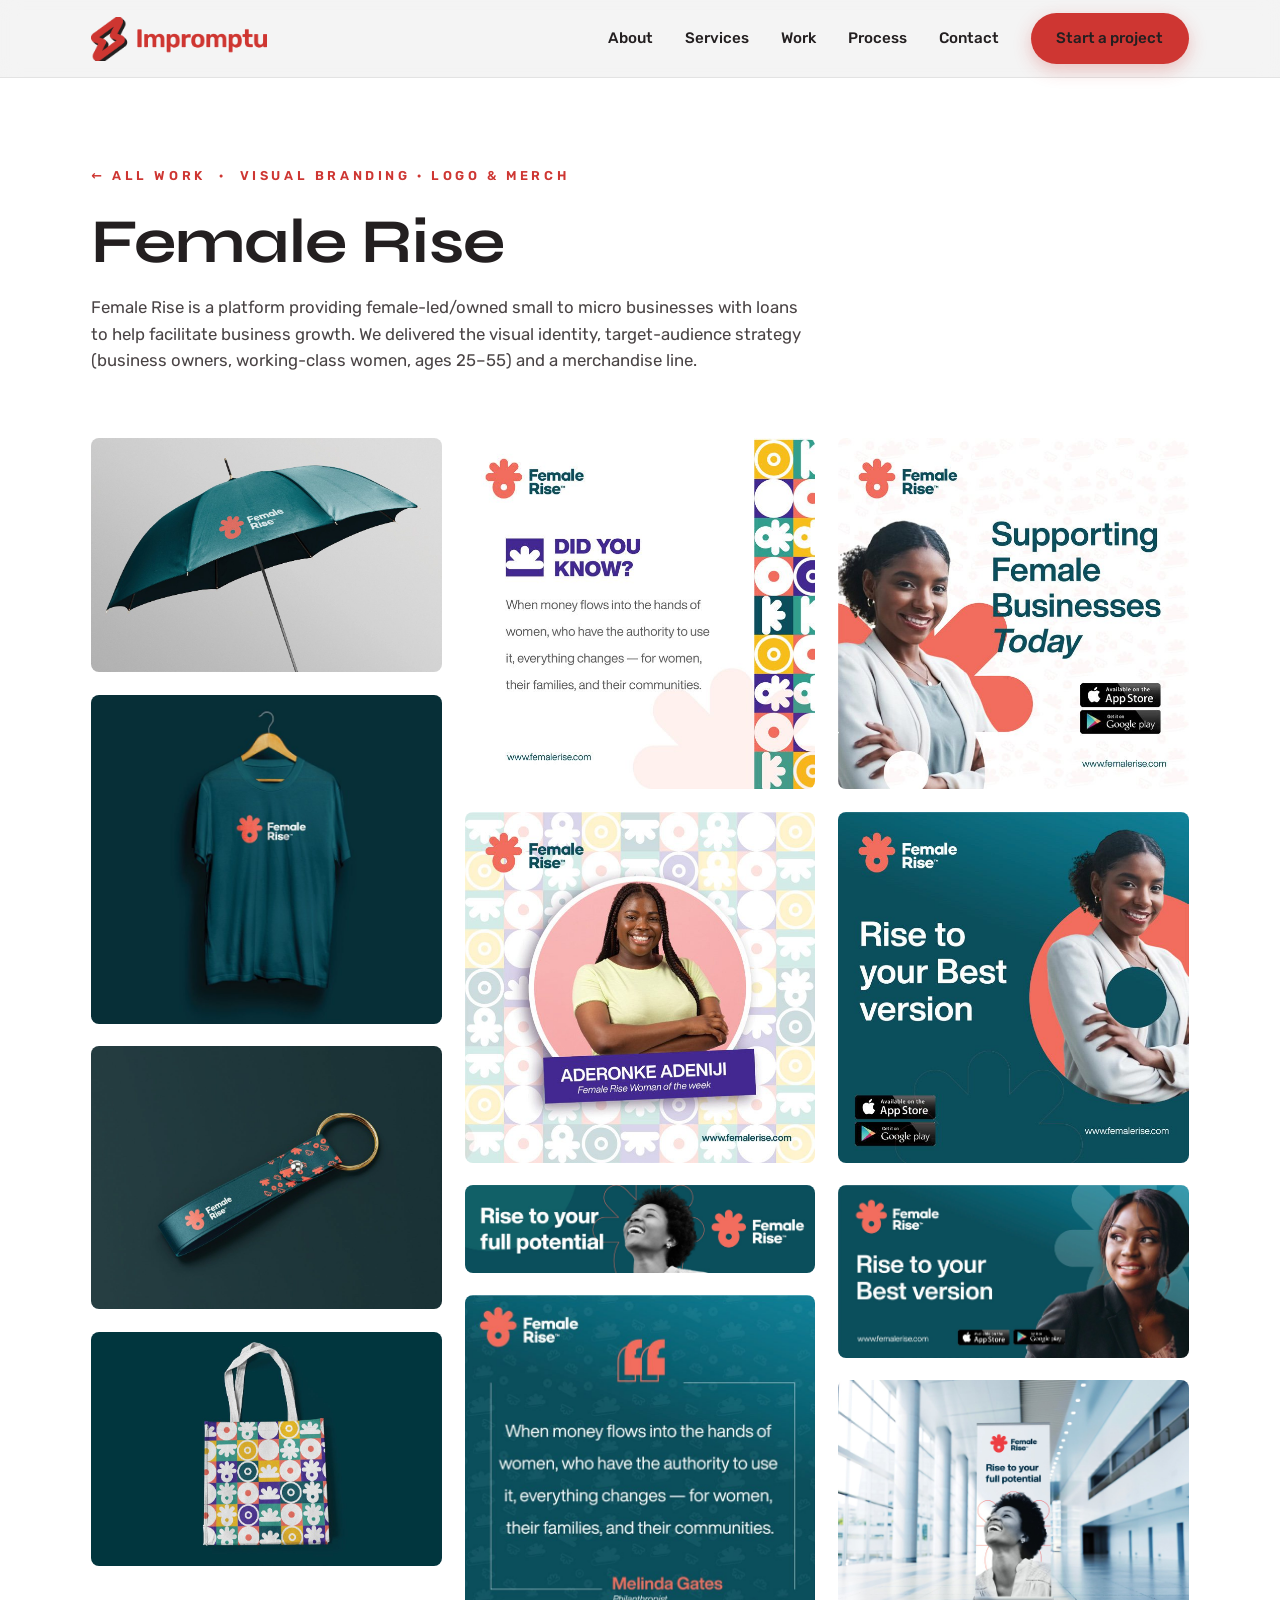
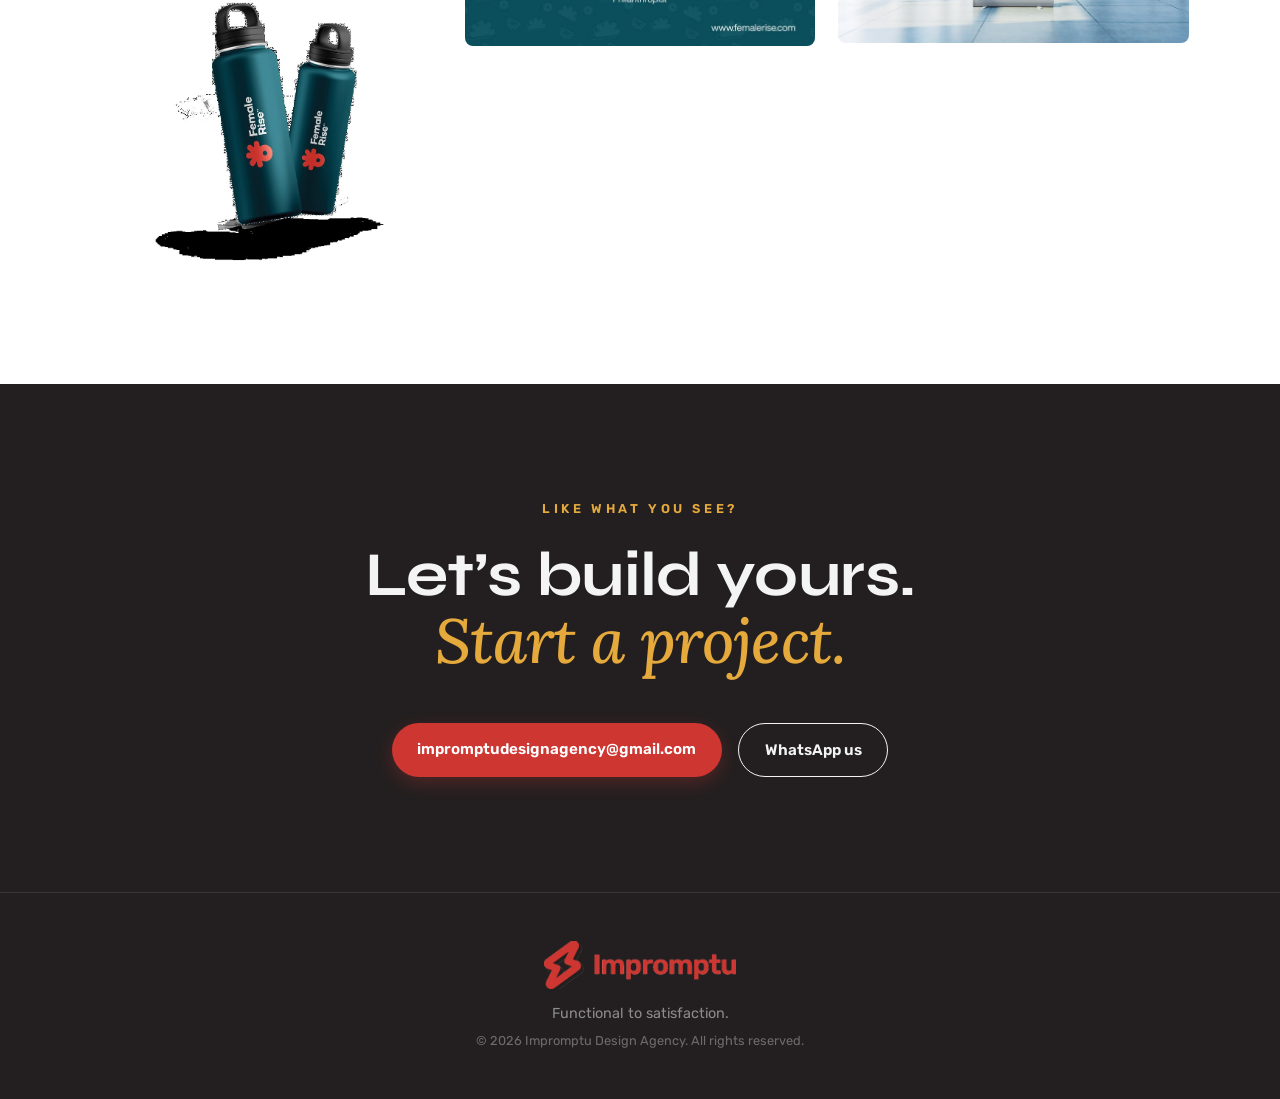
<file: work/femalerise/index.html>
<!DOCTYPE html>
<html lang="en">
<head>
<meta charset="UTF-8">
<meta name="viewport" content="width=device-width, initial-scale=1.0">
<title>Female Rise — Impromptu Design Agency</title>
<meta name="description" content="Female Rise is a platform providing female-led/owned small to micro businesses with loans to help facilitate business growth. We delivered the visual ">
<link rel="icon" type="image/png" href="../../img/brand/icon.png">
<link rel="preconnect" href="https://fonts.googleapis.com">
<link rel="preconnect" href="https://fonts.gstatic.com" crossorigin>
<link href="https://fonts.googleapis.com/css2?family=Rubik:ital,wght@0,300;0,400;0,500;0,600;0,700;1,400&family=Lora:ital,wght@0,400;0,500;0,600;1,400;1,500&family=Syne:wght@500;600;700;800&display=swap" rel="stylesheet">
<link rel="stylesheet" href="../../css/style.css">
</head>
<body>
<header class="site-header">
  <nav class="nav container">
    <a class="brand" href="../../index.html"><img src="../../img/brand/logo-secondary.png" alt="Impromptu Design Agency"></a>
    <div class="nav-links" id="navMenu">
      <a href="../../index.html#about">About</a>
      <a href="../../index.html#services">Services</a>
      <a href="../../work.html">Work</a>
      <a href="../../index.html#process">Process</a>
      <a href="../../index.html#contact">Contact</a>
      <a class="btn btn-crimson" href="mailto:impromptudesignagency@gmail.com">Start a project</a>
    </div>
    <button class="hamburger" id="hamburger" aria-label="Menu" aria-expanded="false" aria-controls="navMenu">
      <span></span><span></span><span></span>
    </button>
  </nav>
</header>
<main>

<section class="page-hero section project-hero">
  <div class="container">
    <p class="kicker reveal"><a class="crumb" href="../../work.html">&larr; All work</a> &nbsp;·&nbsp; Visual Branding · Logo & Merch</p>
    <h1 class="section-title reveal">Female Rise</h1>
    <p class="project-desc reveal">Female Rise is a platform providing female-led/owned small to micro businesses with loans to help facilitate business growth. We delivered the visual identity, target-audience strategy (business owners, working-class women, ages 25–55) and a merchandise line.</p>
  </div>
</section>
<section class="project-gallery section">
  <div class="container">
    <div class="gallery">
<figure class="gallery-item reveal"><img src="../../img/portfolio/femalerise/1.jpg" alt="Female Rise — image 1" loading="lazy"></figure>
<figure class="gallery-item reveal"><img src="../../img/portfolio/femalerise/2.jpg" alt="Female Rise — image 2" loading="lazy"></figure>
<figure class="gallery-item reveal"><img src="../../img/portfolio/femalerise/3.jpg" alt="Female Rise — image 3" loading="lazy"></figure>
<figure class="gallery-item reveal"><img src="../../img/portfolio/femalerise/4.jpg" alt="Female Rise — image 4" loading="lazy"></figure>
<figure class="gallery-item reveal"><img src="../../img/portfolio/femalerise/5.jpg" alt="Female Rise — image 5" loading="lazy"></figure>
<figure class="gallery-item reveal"><img src="../../img/portfolio/femalerise/6.jpg" alt="Female Rise — image 6" loading="lazy"></figure>
<figure class="gallery-item reveal"><img src="../../img/portfolio/femalerise/7.jpg" alt="Female Rise — image 7" loading="lazy"></figure>
<figure class="gallery-item reveal"><img src="../../img/portfolio/femalerise/8.jpg" alt="Female Rise — image 8" loading="lazy"></figure>
<figure class="gallery-item reveal"><img src="../../img/portfolio/femalerise/9.jpg" alt="Female Rise — image 9" loading="lazy"></figure>
<figure class="gallery-item reveal"><img src="../../img/portfolio/femalerise/10.jpg" alt="Female Rise — image 10" loading="lazy"></figure>
<figure class="gallery-item reveal"><img src="../../img/portfolio/femalerise/11.jpg" alt="Female Rise — image 11" loading="lazy"></figure>
<figure class="gallery-item reveal"><img src="../../img/portfolio/femalerise/12.jpg" alt="Female Rise — image 12" loading="lazy"></figure>
<figure class="gallery-item reveal"><img src="../../img/portfolio/femalerise/13.jpg" alt="Female Rise — image 13" loading="lazy"></figure>
    </div>
  </div>
</section>
<section class="contact section" id="contact">
  <div class="container">
    <p class="kicker reveal">Like what you see?</p>
    <h2 class="section-title reveal">Let&rsquo;s build yours.<br><em>Start a project.</em></h2>
    <div class="contact-actions reveal">
      <a class="btn btn-crimson" href="mailto:impromptudesignagency@gmail.com">impromptudesignagency@gmail.com</a>
      <a class="btn btn-ghost" href="https://wa.me/2347032176110" target="_blank" rel="noopener">WhatsApp us</a>
    </div>
  </div>
</section>

</main>
<footer class="site-footer">
  <div class="container footer-inner">
    <img src="../../img/brand/logo-secondary.png" alt="Impromptu Design Agency">
    <p>Functional to satisfaction.</p>
    <p class="fine">© <span id="year">2026</span> Impromptu Design Agency. All rights reserved.</p>
  </div>
</footer>
<script src="../../js/main.js"></script>
</body>
</html>
</file>
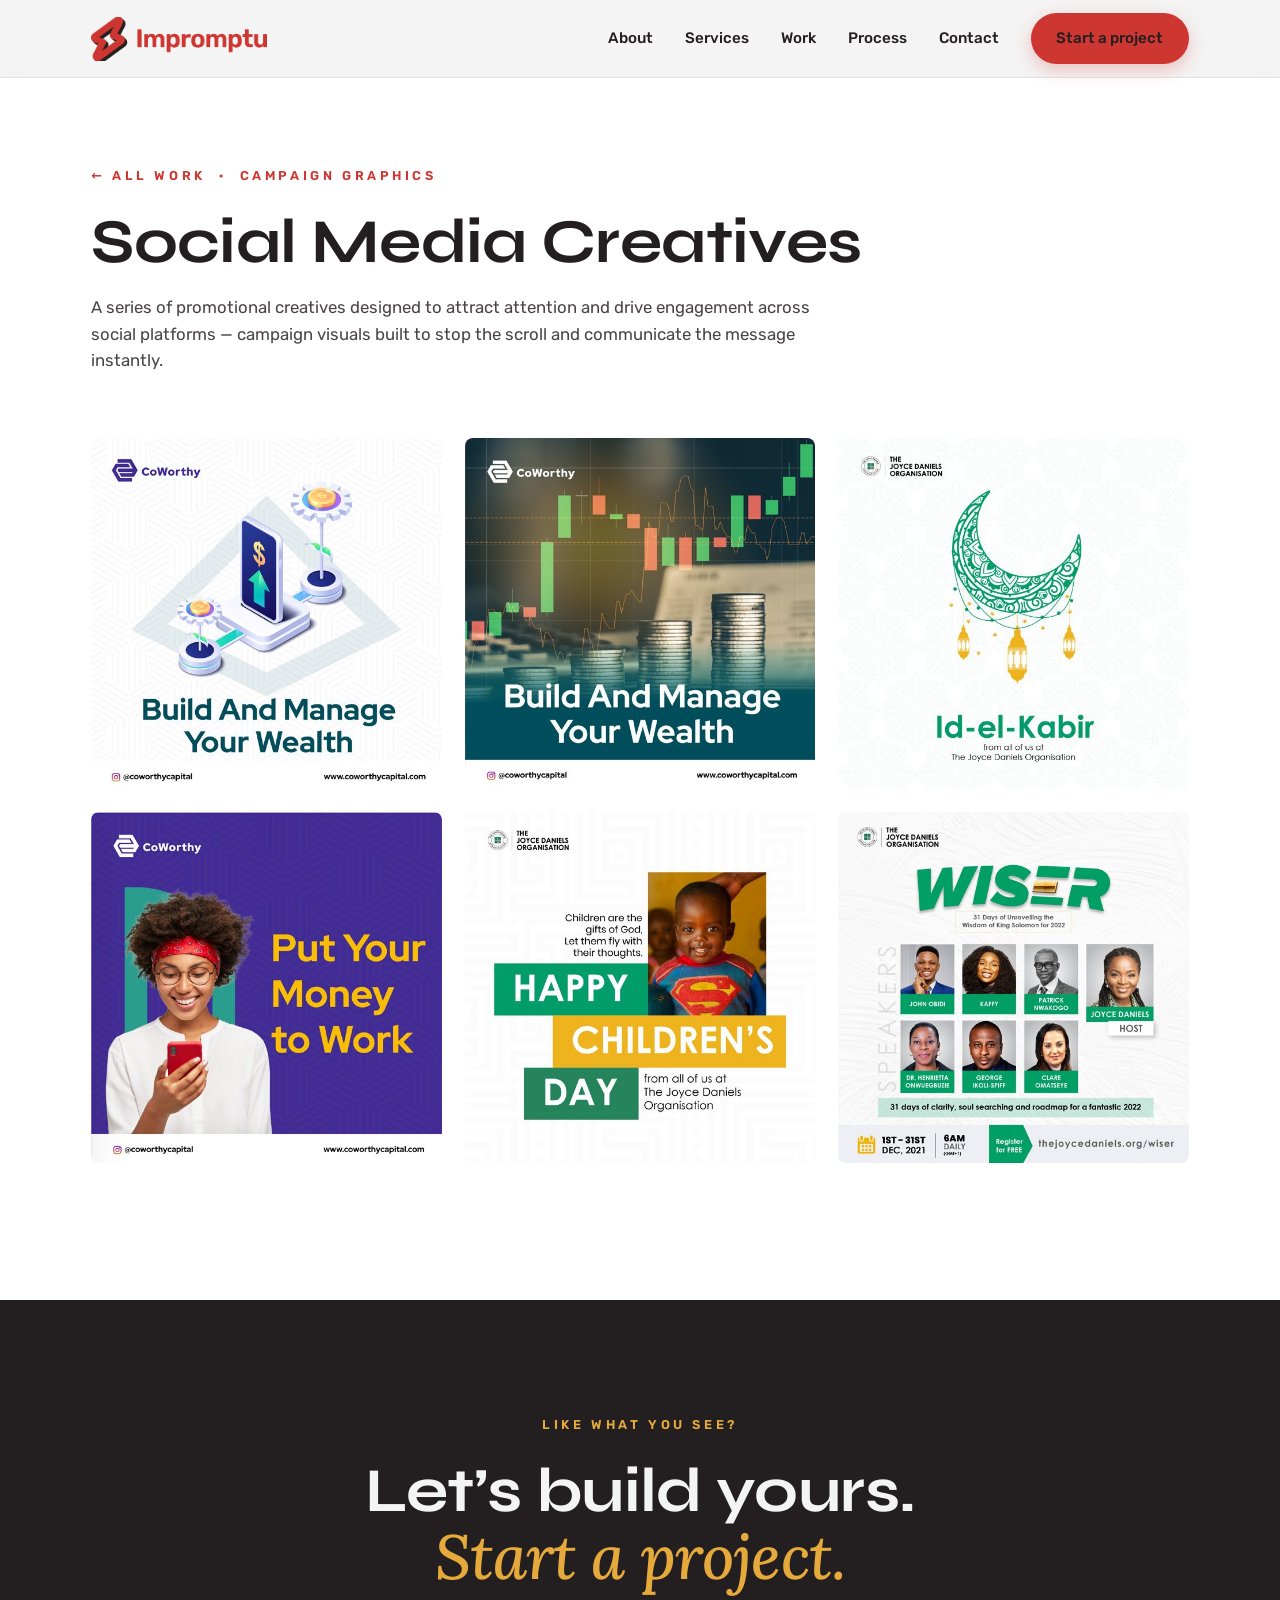
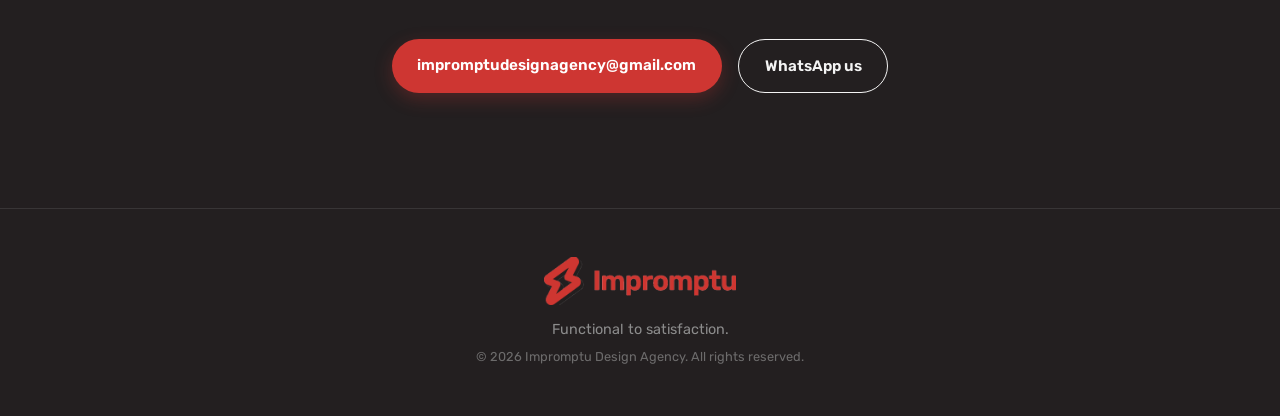
<file: work/social/index.html>
<!DOCTYPE html>
<html lang="en">
<head>
<meta charset="UTF-8">
<meta name="viewport" content="width=device-width, initial-scale=1.0">
<title>Social Media Creatives — Impromptu Design Agency</title>
<meta name="description" content="A series of promotional creatives designed to attract attention and drive engagement across social platforms — campaign visuals built to stop the scro">
<link rel="icon" type="image/png" href="../../img/brand/icon.png">
<link rel="preconnect" href="https://fonts.googleapis.com">
<link rel="preconnect" href="https://fonts.gstatic.com" crossorigin>
<link href="https://fonts.googleapis.com/css2?family=Rubik:ital,wght@0,300;0,400;0,500;0,600;0,700;1,400&family=Lora:ital,wght@0,400;0,500;0,600;1,400;1,500&family=Syne:wght@500;600;700;800&display=swap" rel="stylesheet">
<link rel="stylesheet" href="../../css/style.css">
</head>
<body>
<header class="site-header">
  <nav class="nav container">
    <a class="brand" href="../../index.html"><img src="../../img/brand/logo-secondary.png" alt="Impromptu Design Agency"></a>
    <div class="nav-links" id="navMenu">
      <a href="../../index.html#about">About</a>
      <a href="../../index.html#services">Services</a>
      <a href="../../work.html">Work</a>
      <a href="../../index.html#process">Process</a>
      <a href="../../index.html#contact">Contact</a>
      <a class="btn btn-crimson" href="mailto:impromptudesignagency@gmail.com">Start a project</a>
    </div>
    <button class="hamburger" id="hamburger" aria-label="Menu" aria-expanded="false" aria-controls="navMenu">
      <span></span><span></span><span></span>
    </button>
  </nav>
</header>
<main>

<section class="page-hero section project-hero">
  <div class="container">
    <p class="kicker reveal"><a class="crumb" href="../../work.html">&larr; All work</a> &nbsp;·&nbsp; Campaign Graphics</p>
    <h1 class="section-title reveal">Social Media Creatives</h1>
    <p class="project-desc reveal">A series of promotional creatives designed to attract attention and drive engagement across social platforms — campaign visuals built to stop the scroll and communicate the message instantly.</p>
  </div>
</section>
<section class="project-gallery section">
  <div class="container">
    <div class="gallery">
<figure class="gallery-item reveal"><img src="../../img/portfolio/social/1.jpg" alt="Social Media Creatives — image 1" loading="lazy"></figure>
<figure class="gallery-item reveal"><img src="../../img/portfolio/social/2.jpg" alt="Social Media Creatives — image 2" loading="lazy"></figure>
<figure class="gallery-item reveal"><img src="../../img/portfolio/social/3.jpg" alt="Social Media Creatives — image 3" loading="lazy"></figure>
<figure class="gallery-item reveal"><img src="../../img/portfolio/social/4.jpg" alt="Social Media Creatives — image 4" loading="lazy"></figure>
<figure class="gallery-item reveal"><img src="../../img/portfolio/social/5.jpg" alt="Social Media Creatives — image 5" loading="lazy"></figure>
<figure class="gallery-item reveal"><img src="../../img/portfolio/social/6.jpg" alt="Social Media Creatives — image 6" loading="lazy"></figure>
    </div>
  </div>
</section>
<section class="contact section" id="contact">
  <div class="container">
    <p class="kicker reveal">Like what you see?</p>
    <h2 class="section-title reveal">Let&rsquo;s build yours.<br><em>Start a project.</em></h2>
    <div class="contact-actions reveal">
      <a class="btn btn-crimson" href="mailto:impromptudesignagency@gmail.com">impromptudesignagency@gmail.com</a>
      <a class="btn btn-ghost" href="https://wa.me/2347032176110" target="_blank" rel="noopener">WhatsApp us</a>
    </div>
  </div>
</section>

</main>
<footer class="site-footer">
  <div class="container footer-inner">
    <img src="../../img/brand/logo-secondary.png" alt="Impromptu Design Agency">
    <p>Functional to satisfaction.</p>
    <p class="fine">© <span id="year">2026</span> Impromptu Design Agency. All rights reserved.</p>
  </div>
</footer>
<script src="../../js/main.js"></script>
</body>
</html>
</file>
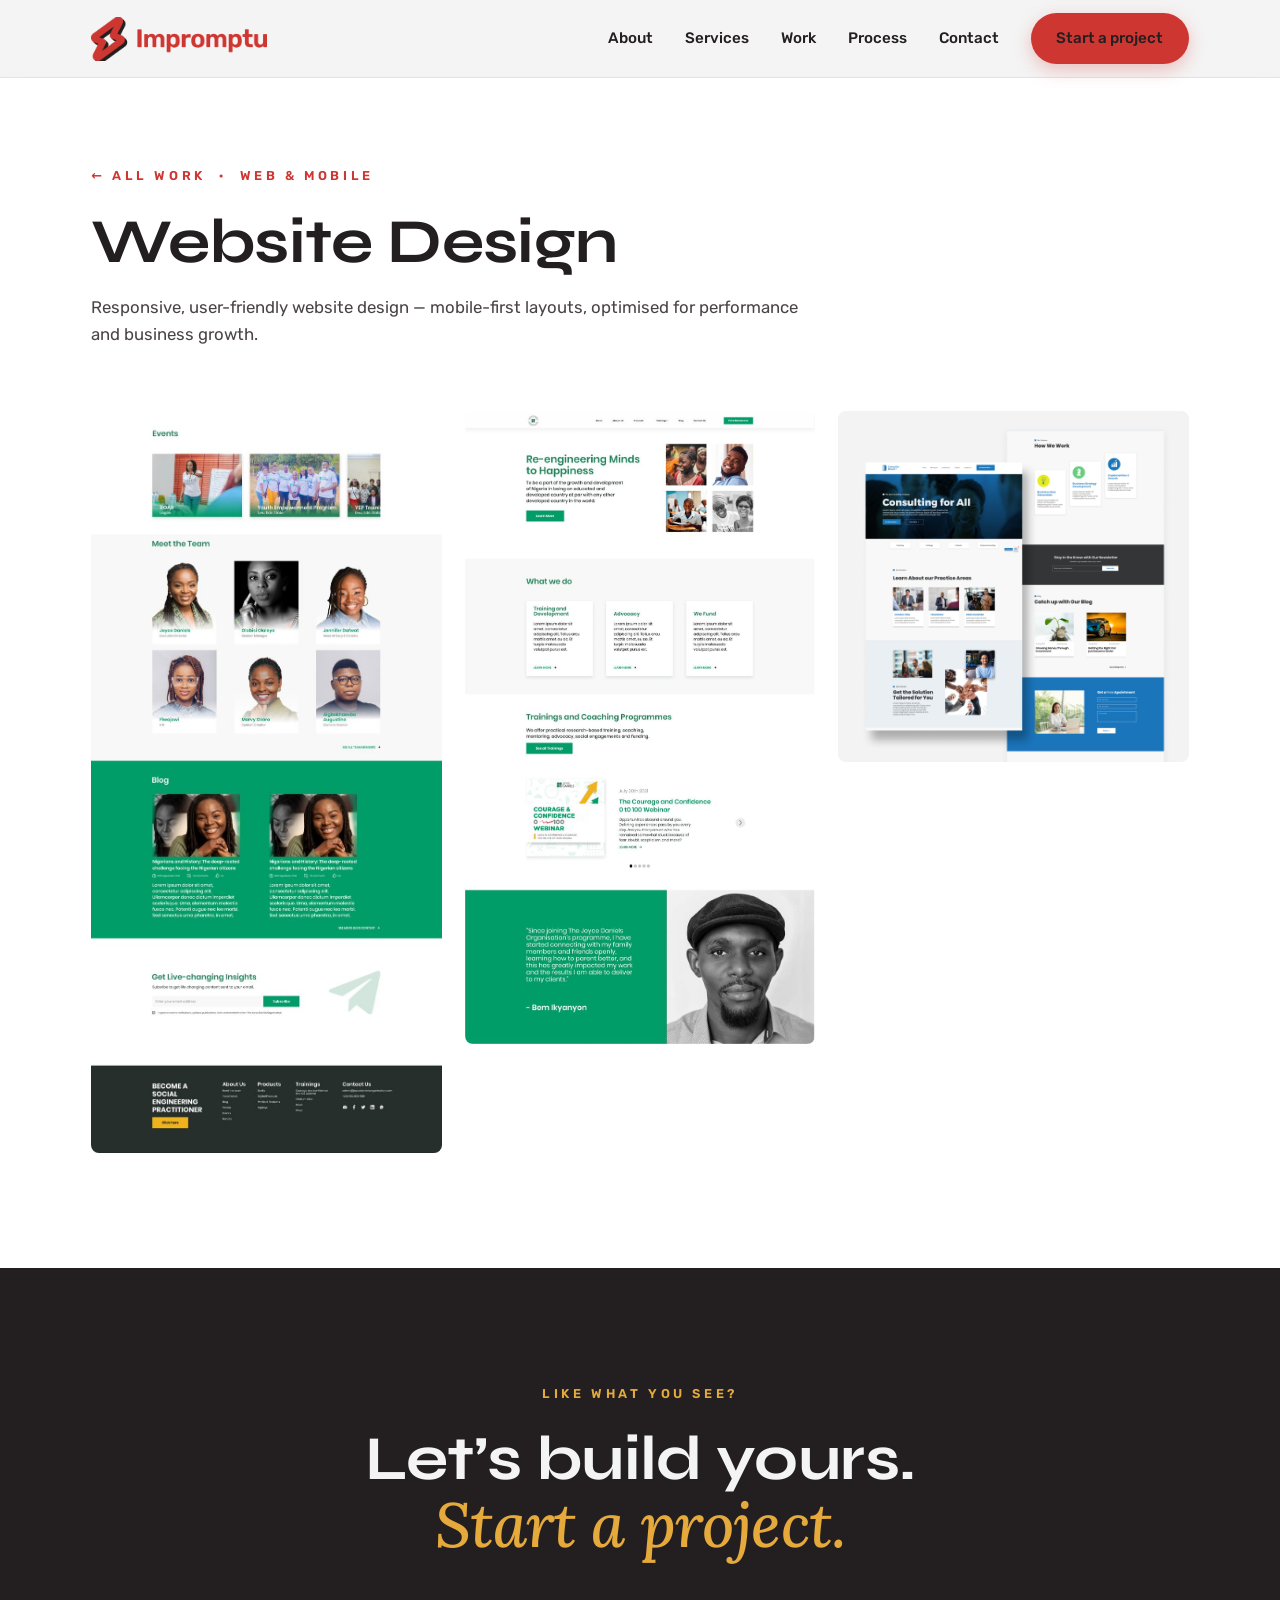
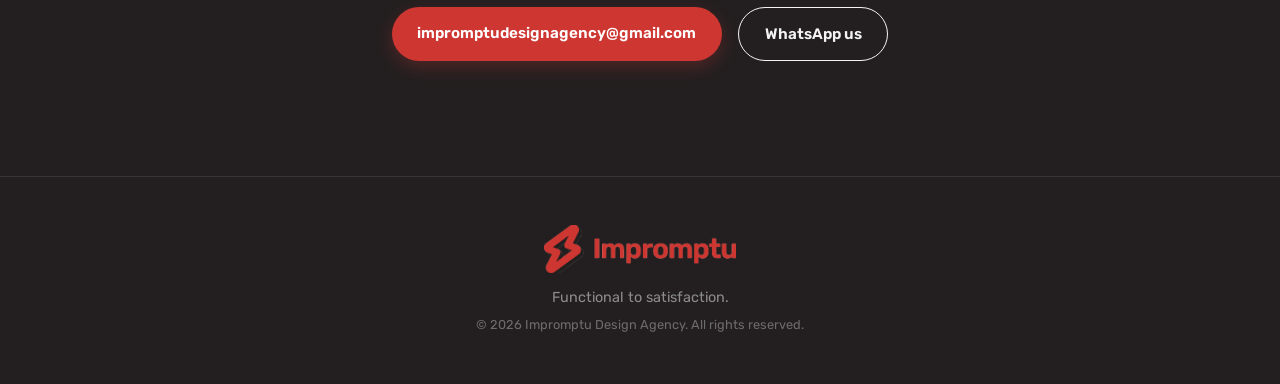
<file: work/webdesign/index.html>
<!DOCTYPE html>
<html lang="en">
<head>
<meta charset="UTF-8">
<meta name="viewport" content="width=device-width, initial-scale=1.0">
<title>Website Design — Impromptu Design Agency</title>
<meta name="description" content="Responsive, user-friendly website design — mobile-first layouts, optimised for performance and business growth.">
<link rel="icon" type="image/png" href="../../img/brand/icon.png">
<link rel="preconnect" href="https://fonts.googleapis.com">
<link rel="preconnect" href="https://fonts.gstatic.com" crossorigin>
<link href="https://fonts.googleapis.com/css2?family=Rubik:ital,wght@0,300;0,400;0,500;0,600;0,700;1,400&family=Lora:ital,wght@0,400;0,500;0,600;1,400;1,500&family=Syne:wght@500;600;700;800&display=swap" rel="stylesheet">
<link rel="stylesheet" href="../../css/style.css">
</head>
<body>
<header class="site-header">
  <nav class="nav container">
    <a class="brand" href="../../index.html"><img src="../../img/brand/logo-secondary.png" alt="Impromptu Design Agency"></a>
    <div class="nav-links" id="navMenu">
      <a href="../../index.html#about">About</a>
      <a href="../../index.html#services">Services</a>
      <a href="../../work.html">Work</a>
      <a href="../../index.html#process">Process</a>
      <a href="../../index.html#contact">Contact</a>
      <a class="btn btn-crimson" href="mailto:impromptudesignagency@gmail.com">Start a project</a>
    </div>
    <button class="hamburger" id="hamburger" aria-label="Menu" aria-expanded="false" aria-controls="navMenu">
      <span></span><span></span><span></span>
    </button>
  </nav>
</header>
<main>

<section class="page-hero section project-hero">
  <div class="container">
    <p class="kicker reveal"><a class="crumb" href="../../work.html">&larr; All work</a> &nbsp;·&nbsp; Web & Mobile</p>
    <h1 class="section-title reveal">Website Design</h1>
    <p class="project-desc reveal">Responsive, user-friendly website design — mobile-first layouts, optimised for performance and business growth.</p>
  </div>
</section>
<section class="project-gallery section">
  <div class="container">
    <div class="gallery">
<figure class="gallery-item reveal"><img src="../../img/portfolio/webdesign/1.jpg" alt="Website Design — image 1" loading="lazy"></figure>
<figure class="gallery-item reveal"><img src="../../img/portfolio/webdesign/2.jpg" alt="Website Design — image 2" loading="lazy"></figure>
<figure class="gallery-item reveal"><img src="../../img/portfolio/webdesign/3.jpg" alt="Website Design — image 3" loading="lazy"></figure>
    </div>
  </div>
</section>
<section class="contact section" id="contact">
  <div class="container">
    <p class="kicker reveal">Like what you see?</p>
    <h2 class="section-title reveal">Let&rsquo;s build yours.<br><em>Start a project.</em></h2>
    <div class="contact-actions reveal">
      <a class="btn btn-crimson" href="mailto:impromptudesignagency@gmail.com">impromptudesignagency@gmail.com</a>
      <a class="btn btn-ghost" href="https://wa.me/2347032176110" target="_blank" rel="noopener">WhatsApp us</a>
    </div>
  </div>
</section>

</main>
<footer class="site-footer">
  <div class="container footer-inner">
    <img src="../../img/brand/logo-secondary.png" alt="Impromptu Design Agency">
    <p>Functional to satisfaction.</p>
    <p class="fine">© <span id="year">2026</span> Impromptu Design Agency. All rights reserved.</p>
  </div>
</footer>
<script src="../../js/main.js"></script>
</body>
</html>
</file>
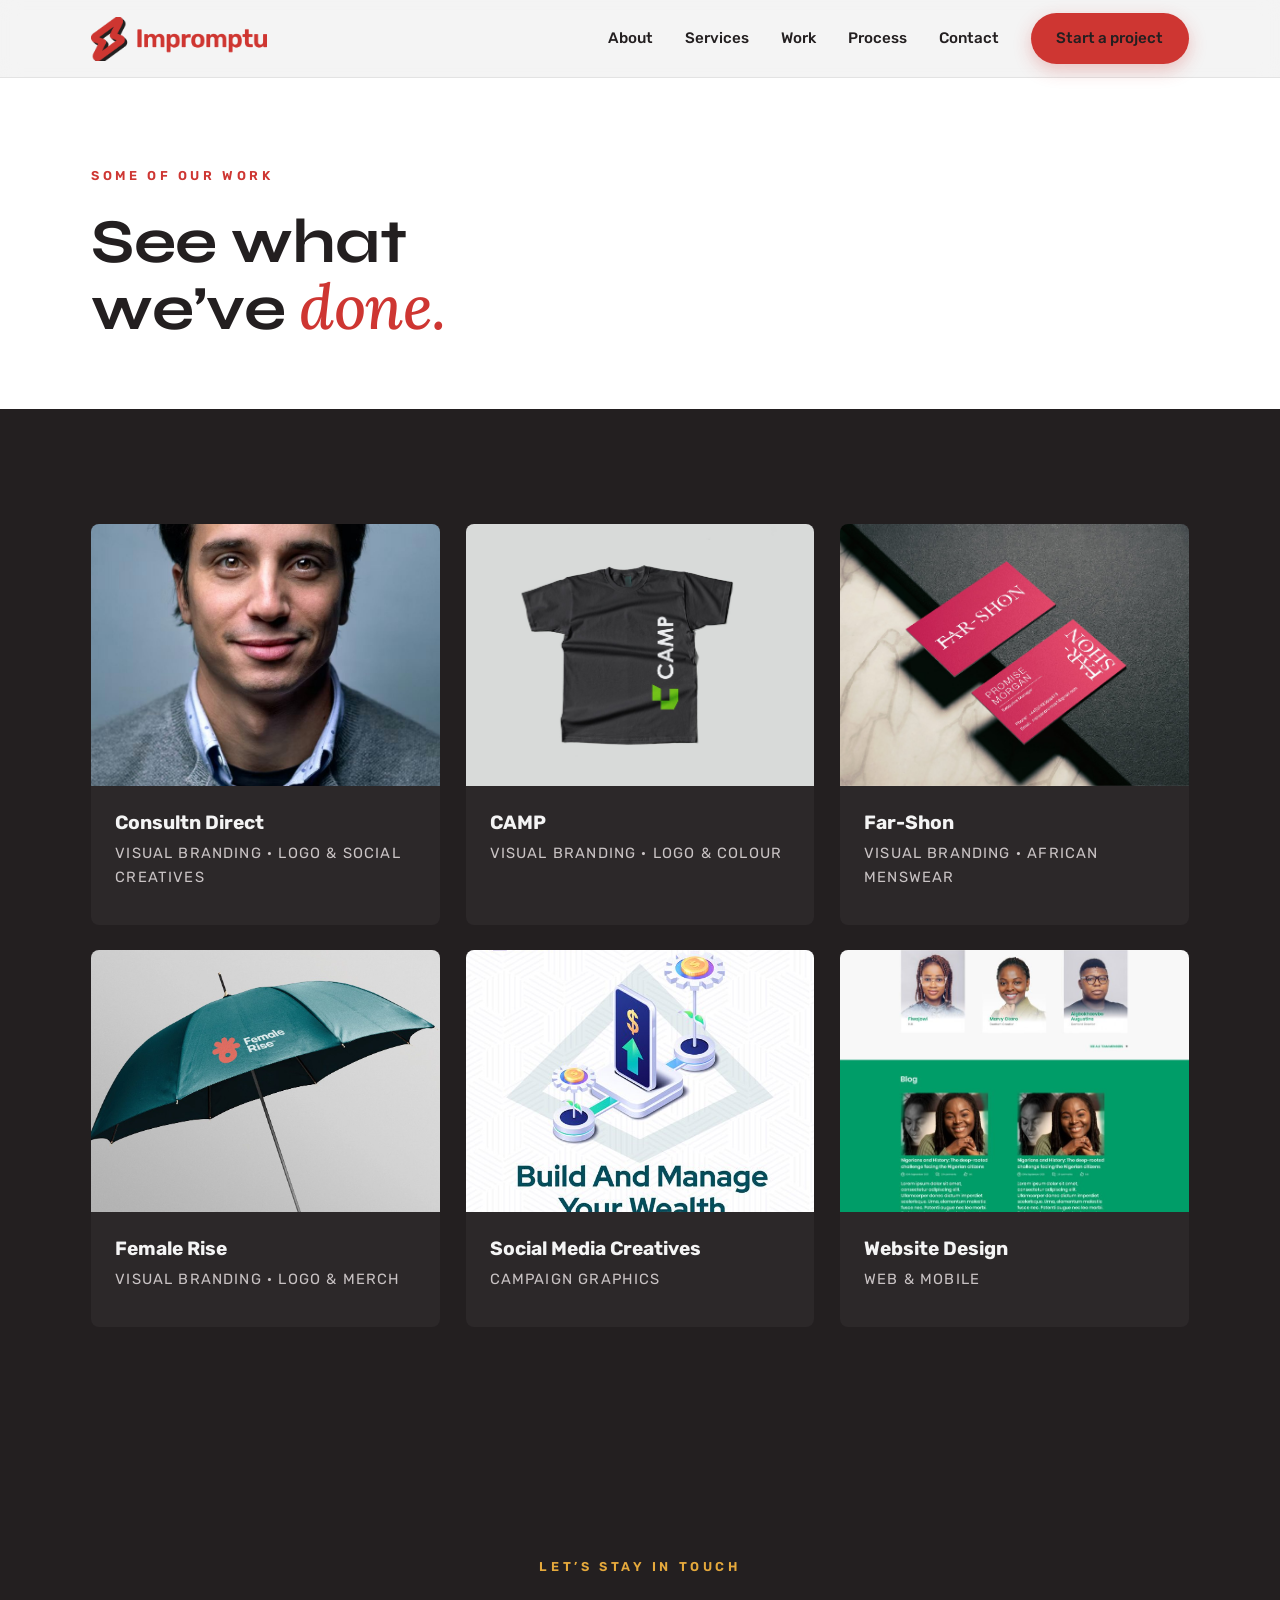
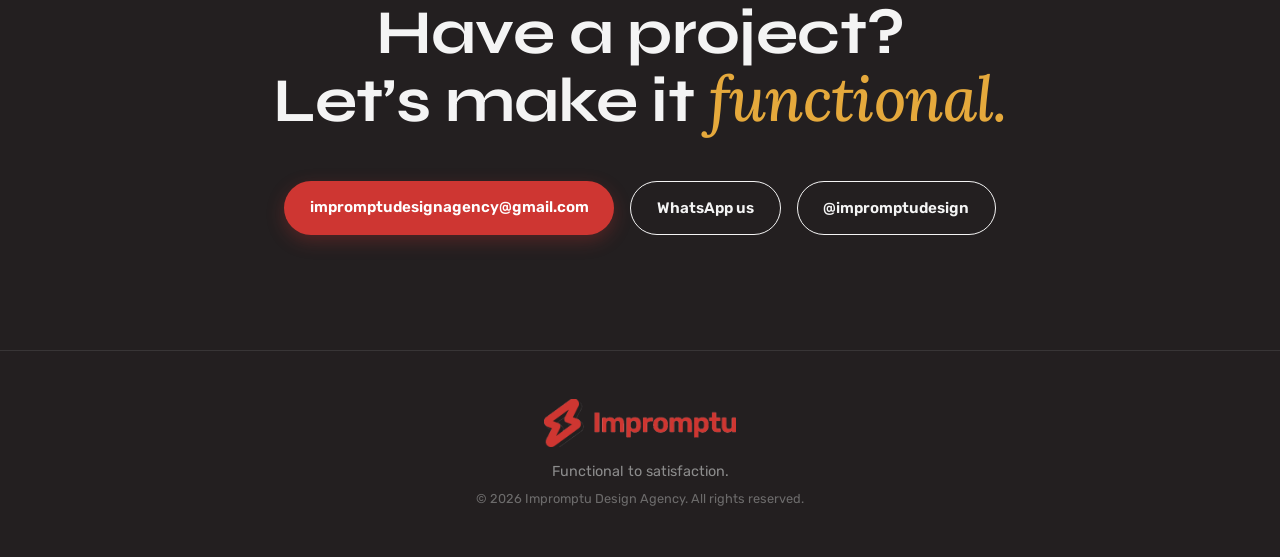
<file: work.html>
<!DOCTYPE html>
<html lang="en">
<head>
<meta charset="UTF-8">
<meta name="viewport" content="width=device-width, initial-scale=1.0">
<title>Our Work — Impromptu Design Agency</title>
<meta name="description" content="Selected branding and design projects by Impromptu Design Agency.">
<link rel="icon" type="image/png" href="img/brand/icon.png">
<link rel="preconnect" href="https://fonts.googleapis.com">
<link rel="preconnect" href="https://fonts.gstatic.com" crossorigin>
<link href="https://fonts.googleapis.com/css2?family=Rubik:ital,wght@0,300;0,400;0,500;0,600;0,700;1,400&family=Lora:ital,wght@0,400;0,500;0,600;1,400;1,500&family=Syne:wght@500;600;700;800&display=swap" rel="stylesheet">
<link rel="stylesheet" href="css/style.css">
</head>
<body>
<header class="site-header">
  <nav class="nav container">
    <a class="brand" href="index.html"><img src="img/brand/logo-secondary.png" alt="Impromptu Design Agency"></a>
    <div class="nav-links" id="navMenu">
      <a href="index.html#about">About</a>
      <a href="index.html#services">Services</a>
      <a href="work.html">Work</a>
      <a href="index.html#process">Process</a>
      <a href="index.html#contact">Contact</a>
      <a class="btn btn-crimson" href="mailto:impromptudesignagency@gmail.com">Start a project</a>
    </div>
    <button class="hamburger" id="hamburger" aria-label="Menu" aria-expanded="false" aria-controls="navMenu">
      <span></span><span></span><span></span>
    </button>
  </nav>
</header>
<main>

<section class="page-hero section">
  <div class="container">
    <p class="kicker reveal">Some of our work</p>
    <h1 class="section-title reveal">See what<br>we&rsquo;ve <em>done.</em></h1>
  </div>
</section>
<section class="work section" id="work">
  <div class="container">
    <div class="work-grid">
      <a class="work-tile reveal" href="work/consultn/">
        <div class="tile-media"><img src="img/portfolio/consultn/2.jpg" alt="Consultn Direct — Visual Branding · Logo & Social Creatives"></div>
        <div class="tile-info">
          <h3>Consultn Direct</h3>
          <p class="tag">Visual Branding · Logo & Social Creatives</p>
        </div>
      </a>
      <a class="work-tile reveal" href="work/camp/">
        <div class="tile-media"><img src="img/portfolio/camp/1.jpg" alt="CAMP — Visual Branding · Logo & Colour"></div>
        <div class="tile-info">
          <h3>CAMP</h3>
          <p class="tag">Visual Branding · Logo & Colour</p>
        </div>
      </a>
      <a class="work-tile reveal" href="work/farshion/">
        <div class="tile-media"><img src="img/portfolio/farshion/2.jpg" alt="Far-Shon — Visual Branding · African Menswear"></div>
        <div class="tile-info">
          <h3>Far-Shon</h3>
          <p class="tag">Visual Branding · African Menswear</p>
        </div>
      </a>
      <a class="work-tile reveal" href="work/femalerise/">
        <div class="tile-media"><img src="img/portfolio/femalerise/1.jpg" alt="Female Rise — Visual Branding · Logo & Merch"></div>
        <div class="tile-info">
          <h3>Female Rise</h3>
          <p class="tag">Visual Branding · Logo & Merch</p>
        </div>
      </a>
      <a class="work-tile reveal" href="work/social/">
        <div class="tile-media"><img src="img/portfolio/social/1.jpg" alt="Social Media Creatives — Campaign Graphics"></div>
        <div class="tile-info">
          <h3>Social Media Creatives</h3>
          <p class="tag">Campaign Graphics</p>
        </div>
      </a>
      <a class="work-tile reveal" href="work/webdesign/">
        <div class="tile-media"><img src="img/portfolio/webdesign/1.jpg" alt="Website Design — Web & Mobile"></div>
        <div class="tile-info">
          <h3>Website Design</h3>
          <p class="tag">Web & Mobile</p>
        </div>
      </a>
    </div>
  </div>
</section>
<section class="contact section" id="contact">
  <div class="container">
    <p class="kicker reveal">Let&rsquo;s stay in touch</p>
    <h2 class="section-title reveal">Have a project?<br>Let&rsquo;s make it <em>functional.</em></h2>
    <div class="contact-actions reveal">
      <a class="btn btn-crimson" href="mailto:impromptudesignagency@gmail.com">impromptudesignagency@gmail.com</a>
      <a class="btn btn-ghost" href="https://wa.me/2347032176110" target="_blank" rel="noopener">WhatsApp us</a>
      <a class="btn btn-ghost" href="https://instagram.com/impromptudesign" target="_blank" rel="noopener">@impromptudesign</a>
    </div>
  </div>
</section>

</main>
<footer class="site-footer">
  <div class="container footer-inner">
    <img src="img/brand/logo-secondary.png" alt="Impromptu Design Agency">
    <p>Functional to satisfaction.</p>
    <p class="fine">© <span id="year">2026</span> Impromptu Design Agency. All rights reserved.</p>
  </div>
</footer>
<script src="js/main.js"></script>
</body>
</html>
</file>
<file: css/style.css>
/* Impromptu Design Agency — brand palette & type */
:root {
  --crimson: #CE3632;
  --crimson-dark: #A92A26;
  --charcoal: #231F20;
  --alabaster: #F4F4F4;
  --gray: #8C8C8C;
  --navy: #2C3E50;
  --amber: #E5A93C;
  --white: #FFFFFF;
  --font-body: "Rubik", system-ui, sans-serif;
  --font-serif: "Lora", Georgia, serif;
  --font-display: "Syne", "Rubik", sans-serif;
  --maxw: 1200px;
  --pad: clamp(1.25rem, 4vw, 4rem);
}

*, *::before, *::after { box-sizing: border-box; margin: 0; padding: 0; }

html { scroll-behavior: smooth; }

body {
  font-family: var(--font-body);
  background: var(--alabaster);
  color: var(--charcoal);
  line-height: 1.6;
  font-size: 17px;
  -webkit-font-smoothing: antialiased;
}

img { max-width: 100%; display: block; }

.skip {
  position: absolute; left: -9999px; top: 0;
  background: var(--crimson); color: #fff; padding: .75rem 1.25rem; z-index: 999;
}
.skip:focus { left: 0; }

.container { max-width: var(--maxw); margin: 0 auto; padding: 0 var(--pad); }
.section { padding: clamp(4rem, 9vw, 7.5rem) 0; }

/* ---------- nav ---------- */
.site-header {
  position: sticky; top: 0; z-index: 100;
  background: rgba(244,244,244,.92);
  backdrop-filter: blur(10px);
  border-bottom: 1px solid rgba(35,31,32,.08);
}
.nav { display: flex; align-items: center; justify-content: space-between; padding-top: .8rem; padding-bottom: .8rem; }
.brand img { height: 44px; width: auto; }
.nav-links { display: flex; align-items: center; gap: clamp(1rem, 2.5vw, 2rem); }
.nav-links a { text-decoration: none; color: var(--charcoal); font-weight: 500; font-size: .95rem; position: relative; }
.nav-links a:not(.btn)::after {
  content: ""; position: absolute; left: 0; bottom: -4px; height: 2px; width: 0;
  background: var(--crimson); transition: width .25s ease;
}
.nav-links a:not(.btn):hover::after { width: 100%; }

.btn {
  display: inline-block; padding: .85rem 1.6rem; border-radius: 999px;
  font-weight: 600; font-size: .95rem; text-decoration: none;
  transition: transform .2s ease, box-shadow .2s ease, background .2s ease, color .2s ease;
}
.btn:hover { transform: translateY(-2px); }
.btn-crimson { background: var(--crimson); color: #fff; box-shadow: 0 6px 18px rgba(206,54,50,.28); }
.btn-crimson:hover { background: var(--crimson-dark); }
.btn-ghost { border: 1.5px solid var(--charcoal); color: var(--charcoal); background: transparent; }
.btn-ghost:hover { background: var(--charcoal); color: var(--alabaster); }

/* ---------- hamburger ---------- */
.hamburger {
  display: none; flex-direction: column; justify-content: center; gap: 5px;
  background: none; border: 0; cursor: pointer; padding: .6rem .4rem; z-index: 110;
}
.hamburger span {
  display: block; width: 24px; height: 2.5px; border-radius: 2px;
  background: var(--charcoal); transition: transform .3s ease, opacity .3s ease;
}
.hamburger.open span:nth-child(1) { transform: translateY(7.5px) rotate(45deg); }
.hamburger.open span:nth-child(2) { opacity: 0; }
.hamburger.open span:nth-child(3) { transform: translateY(-7.5px) rotate(-45deg); }

/* ---------- hero ---------- */
.hero {
  position: relative; overflow: hidden;
  padding: clamp(4rem, 10vw, 8rem) 0 clamp(3rem, 7vw, 5.5rem);
}
.hero-pattern {
  position: absolute; inset: 0; opacity: .05; pointer-events: none;
  background-image: url("../img/brand/pattern.png");
  background-size: 420px; background-repeat: repeat;
}
.hero-inner { position: relative; }
.kicker {
  text-transform: uppercase; letter-spacing: .28em; font-size: .8rem;
  color: var(--crimson); font-weight: 600; margin-bottom: 1.4rem;
}
.hero-title {
  font-family: var(--font-display);
  font-size: clamp(2.6rem, 8.5vw, 6.2rem);
  line-height: 1.02; font-weight: 800; letter-spacing: -.015em;
}
.hero-title .line { display: block; }
.hero-title em { font-family: var(--font-serif); font-style: italic; font-weight: 500; color: var(--crimson); }
.hero-sub {
  max-width: 620px; margin-top: 1.6rem; font-size: clamp(1rem, 1.6vw, 1.15rem);
  color: #4a4445;
}
.hero-cta { margin-top: 2.2rem; display: flex; flex-wrap: wrap; gap: 1rem; }
.hero-note {
  margin-top: 3rem; display: flex; align-items: center; gap: 1rem;
  color: var(--gray); font-size: .95rem;
}
.hero-note .droplet img { height: 40px; width: auto; opacity: .85; }
.hero-note strong { color: var(--charcoal); }

/* ---------- clients marquee ---------- */
.clients { padding: 2.5rem 0 3rem; border-top: 1px solid rgba(35,31,32,.07); background: var(--white); }
.clients-label {
  text-transform: uppercase; letter-spacing: .22em; font-size: .78rem;
  color: var(--gray); text-align: center; margin-bottom: 1.6rem;
}
.marquee { overflow: hidden; }
.marquee-track { display: flex; width: max-content; animation: marquee 55s linear infinite; }
.marquee:hover .marquee-track { animation-play-state: paused; }
.marquee-group { display: flex; align-items: center; gap: clamp(2.5rem, 6vw, 5rem); padding-right: clamp(2.5rem, 6vw, 5rem); }
.marquee-group img {
  height: clamp(42px, 6vw, 64px); width: auto;
  filter: grayscale(1) contrast(1.05); opacity: .55;
  transition: opacity .3s ease, filter .3s ease;
}
.marquee-group img:hover { opacity: 1; filter: grayscale(0); }
@keyframes marquee { from { transform: translateX(0); } to { transform: translateX(-50%); } }

/* ---------- section titles ---------- */
.section-title {
  font-family: var(--font-display);
  font-size: clamp(2.1rem, 5.5vw, 3.9rem);
  line-height: 1.05; font-weight: 700; letter-spacing: -.01em;
  margin-bottom: clamp(2rem, 4vw, 3rem);
}
.section-title em { font-family: var(--font-serif); font-style: italic; font-weight: 500; color: var(--crimson); }

/* ---------- about ---------- */
.about { background: var(--white); }
.about-grid { display: grid; grid-template-columns: 1.2fr 1fr; gap: clamp(2rem, 5vw, 4rem); align-items: start; }
.about-lead { font-size: clamp(1.05rem, 1.8vw, 1.3rem); font-weight: 300; color: #3c3637; }
.about-cards { display: grid; gap: 1.2rem; }
.card {
  background: var(--alabaster); border: 1px solid rgba(35,31,32,.08);
  border-top: 3px solid var(--crimson); padding: 1.6rem 1.8rem; border-radius: 6px;
}
.card h3 { font-family: var(--font-serif); font-size: 1.25rem; margin-bottom: .5rem; color: var(--crimson); }
.card p { color: #4a4445; font-size: .98rem; }

/* ---------- services ---------- */
.services-grid { display: grid; grid-template-columns: repeat(4, 1fr); gap: 1.4rem; }
.service {
  background: var(--white); border: 1px solid rgba(35,31,32,.09);
  padding: 1.8rem 1.6rem; border-radius: 6px;
  transition: transform .25s ease, box-shadow .25s ease, border-color .25s ease;
}
.service:hover { transform: translateY(-6px); box-shadow: 0 18px 40px rgba(35,31,32,.10); border-color: var(--crimson); }
.service-icon {
  display: flex; align-items: center; justify-content: center;
  width: 74px; height: 74px; border-radius: 50%;
  background: radial-gradient(circle at 32% 28%, #fdf0ef, #f7d8d5 70%);
  border: 1px solid rgba(206,54,50,.14);
  margin-bottom: 1.1rem;
  transition: transform .3s ease;
}
.service:hover .service-icon { transform: scale(1.08) rotate(-4deg); }
.service-icon img { width: 52px; height: 52px; object-fit: contain; filter: drop-shadow(0 6px 10px rgba(35,31,32,.22)); }
.service .num {
  font-family: var(--font-display); font-weight: 800; color: var(--crimson);
  font-size: 1.5rem; display: block; margin-bottom: .8rem;
}
.service h3 { font-size: 1.08rem; margin-bottom: .5rem; font-weight: 600; }
.service p { font-size: .92rem; color: #555; }

/* ---------- work ---------- */
.work { background: var(--charcoal); color: var(--alabaster); }
.work .kicker { color: var(--amber); }
.work .section-title em { color: var(--amber); }
.work-grid { display: grid; grid-template-columns: repeat(3, 1fr); gap: 1.6rem; }
.work-tile {
  display: block; text-decoration: none; color: inherit;
  background: #2c2829; border-radius: 8px; overflow: hidden;
  transition: transform .3s ease, box-shadow .3s ease;
}
.work-tile:hover { transform: translateY(-8px); box-shadow: 0 24px 48px rgba(0,0,0,.45); }
.tile-media { overflow: hidden; aspect-ratio: 4 / 3; }
.tile-media img { width: 100%; height: 100%; object-fit: cover; transition: transform .5s ease; }
.work-tile:hover .tile-media img { transform: scale(1.05); }
.tile-info { padding: 1.4rem 1.5rem 1.6rem; }
.tile-info h3 { font-size: 1.2rem; margin-bottom: .2rem; }
.tile-info .tag { color: var(--amber); font-size: .82rem; text-transform: uppercase; letter-spacing: .08em; margin-bottom: .6rem; }
.tile-info p:last-child { font-size: .92rem; color: #c9c3c4; }

/* ---------- process ---------- */
.process-list {
  list-style: none; display: grid; grid-template-columns: repeat(4, 1fr);
  gap: 1.4rem; counter-reset: none;
}
.process-list li {
  border-left: 3px solid var(--crimson); padding: .2rem 0 .2rem 1.4rem;
  transition: transform .25s ease;
}
.process-list li:hover { transform: translateX(6px); }
.process-list .num {
  font-family: var(--font-display); font-weight: 800; color: var(--crimson); font-size: 1.1rem;
}
.process-list h3 { font-size: 1.02rem; margin: .35rem 0; font-weight: 600; }
.process-list p { font-size: .9rem; color: #555; }

/* ---------- contact ---------- */
.contact { background: var(--charcoal); color: var(--alabaster); text-align: center; }
.contact .kicker { color: var(--amber); }
.contact .section-title em { color: var(--amber); }
.contact-actions { display: flex; flex-wrap: wrap; gap: 1rem; justify-content: center; }
.contact .btn-ghost { border-color: var(--alabaster); color: var(--alabaster); }
.contact .btn-ghost:hover { background: var(--alabaster); color: var(--charcoal); }
.contact-phone { margin-top: 1.6rem; color: var(--gray); }

/* ---------- page hero & project pages ---------- */
.page-hero { padding: clamp(3rem, 7vw, 5.5rem) 0 clamp(2rem, 4vw, 3rem); background: var(--white); }
.page-hero .section-title { margin-bottom: 1.2rem; }
.crumb { color: var(--crimson); text-decoration: none; font-weight: 600; }
.crumb:hover { text-decoration: underline; }
.project-desc { max-width: 720px; color: #4a4445; font-size: 1.05rem; }
.project-gallery { background: var(--white); padding-top: 1rem; }
.gallery { columns: 3 300px; column-gap: 1.4rem; }
.gallery-item { break-inside: avoid; margin-bottom: 1.4rem; border-radius: 8px; overflow: hidden; background: var(--alabaster); }
.gallery-item img { width: 100%; height: auto; transition: transform .45s ease; }
.gallery-item:hover img { transform: scale(1.03); }
@media (max-width: 640px) { .gallery { columns: 1; } }

/* ---------- footer ---------- */
.site-footer { background: var(--charcoal); border-top: 1px solid rgba(244,244,244,.1); padding: 3rem 0; color: var(--alabaster); }
.footer-inner { text-align: center; }
.footer-inner img { height: 48px; margin: 0 auto .8rem; }
.footer-inner p { color: var(--gray); font-size: .9rem; }
.fine { margin-top: .4rem; font-size: .8rem !important; opacity: .7; }

/* ---------- reveal animation (subtle, fail-safe) ---------- */
/* Default: everything visible. Only when JS is running do we hide .reveal */
/* and progressively show it; a safety timeout in JS reveals all as backup. */
html.js .reveal { opacity: 0; transform: translateY(22px); transition: opacity .7s ease, transform .7s ease; }
html.js .reveal.visible { opacity: 1; transform: none; }

/* ---------- responsive ---------- */
@media (max-width: 1020px) {
  .services-grid, .process-list { grid-template-columns: repeat(2, 1fr); }
  .work-grid { grid-template-columns: repeat(2, 1fr); }
  .about-grid { grid-template-columns: 1fr; }
}
@media (max-width: 640px) {
  .hamburger { display: flex; }
  .nav { position: relative; }
  .nav .btn { display: none; }
  .nav-links {
    display: none; position: absolute; top: 100%; left: 0; right: 0;
    flex-direction: column; align-items: stretch; gap: 0;
    background: var(--alabaster); border-bottom: 1px solid rgba(35,31,32,.1);
    padding: .4rem var(--pad) 1.4rem; box-shadow: 0 18px 30px rgba(35,31,32,.10);
  }
  .nav-links.open { display: flex; }
  .nav-links a:not(.btn) {
    display: block; padding: .75rem 0; font-size: 1.1rem;
    border-bottom: 1px solid rgba(35,31,32,.06);
  }
  .nav-links a:not(.btn)::after { display: none; }
  .nav-links .btn { display: none; }
  .work-grid { grid-template-columns: 1fr; }
  .services-grid, .process-list { grid-template-columns: 1fr; }
  .hero-title { font-size: clamp(2.3rem, 11vw, 3.4rem); }
}

/* ---------- reduced motion ---------- */
@media (prefers-reduced-motion: reduce) {
  html { scroll-behavior: auto; }
  .marquee-track { animation: none; }
  .reveal { opacity: 1; transform: none; transition: none; }
  * { transition-duration: .01ms !important; animation-duration: .01ms !important; }
}
</file>
